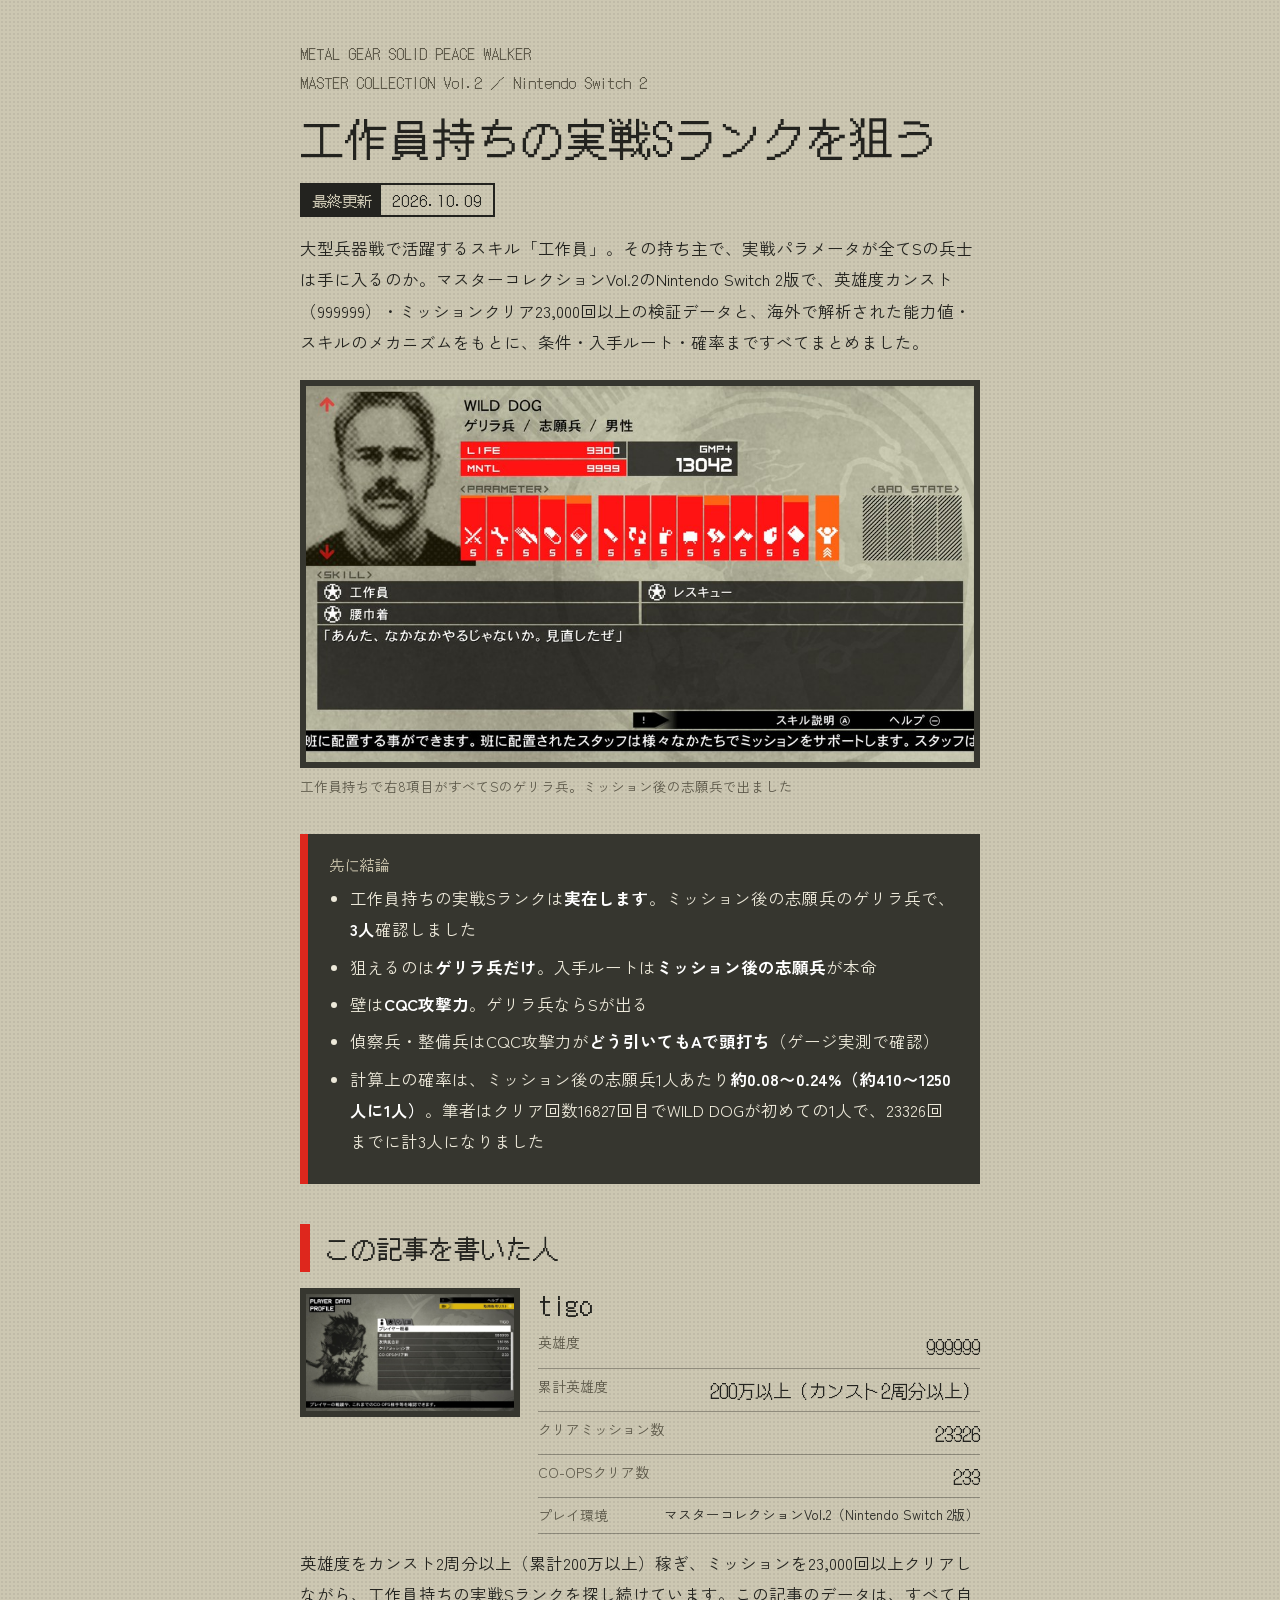
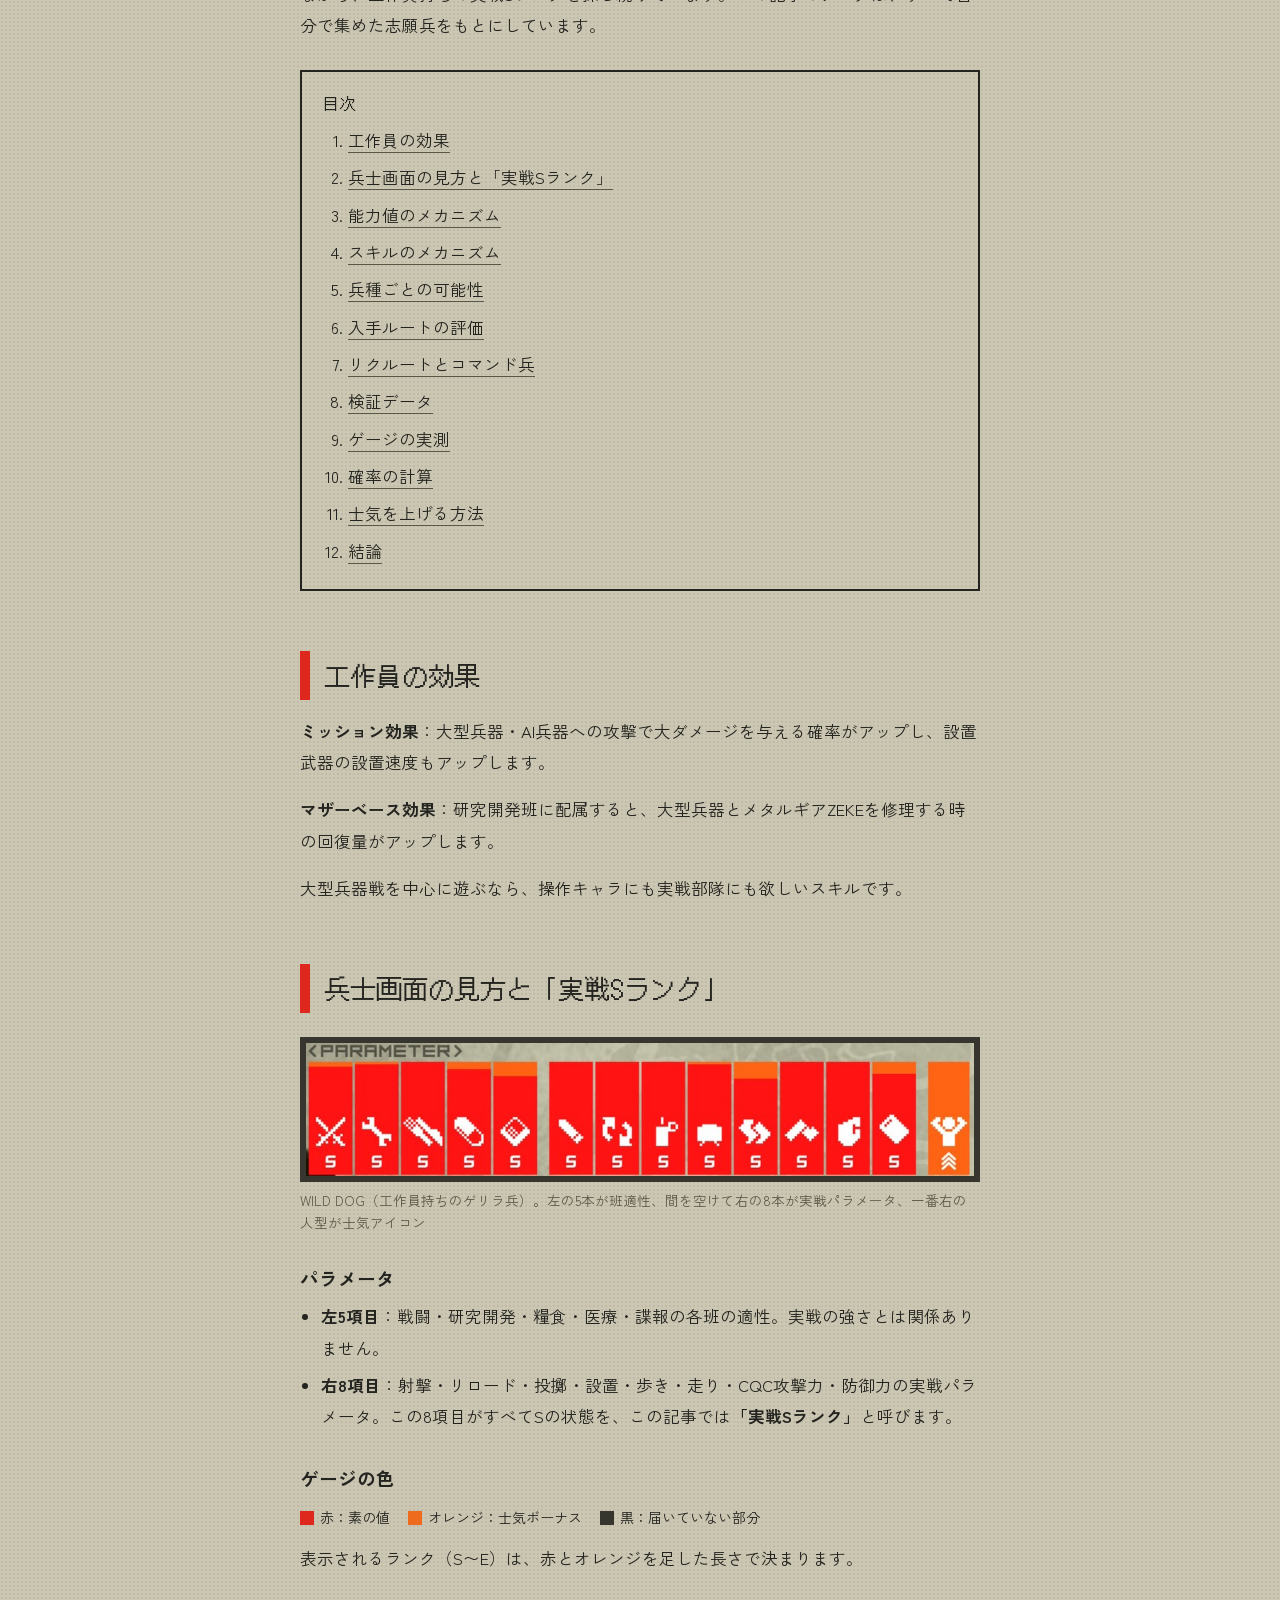
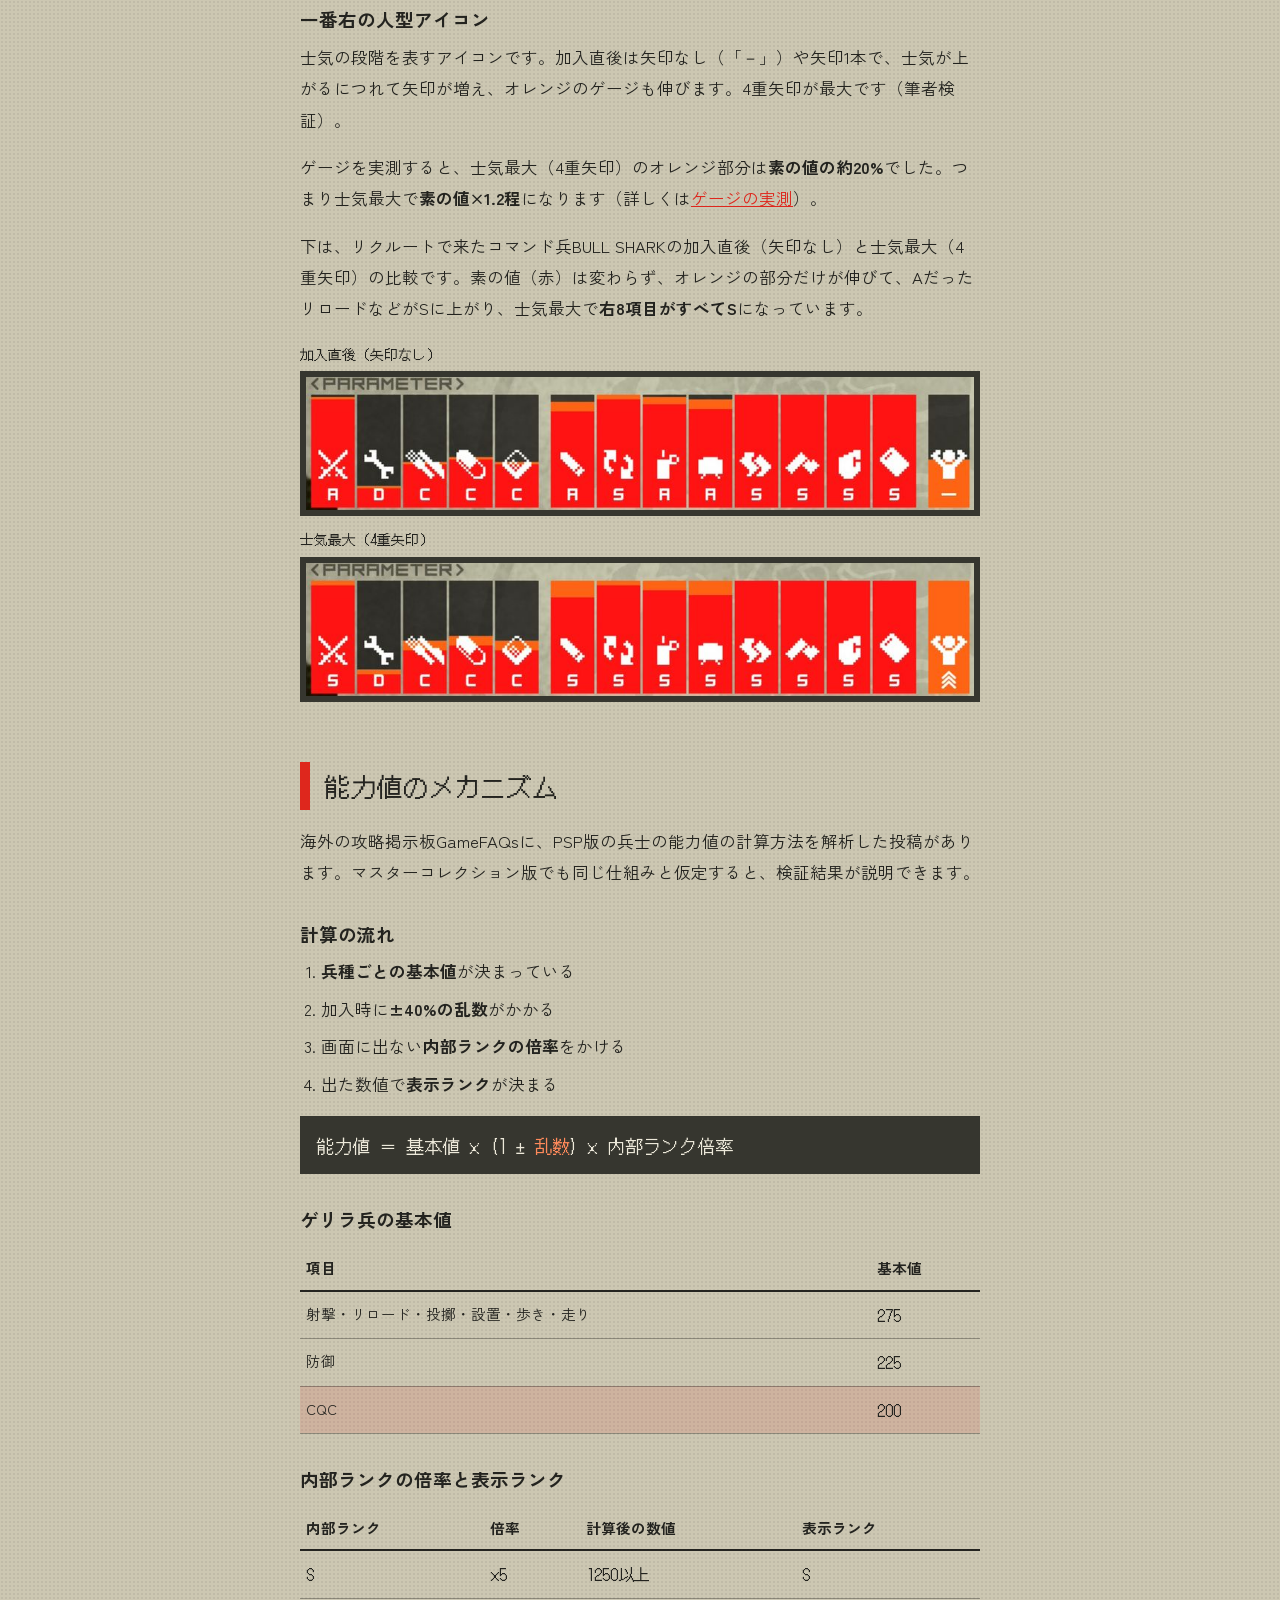
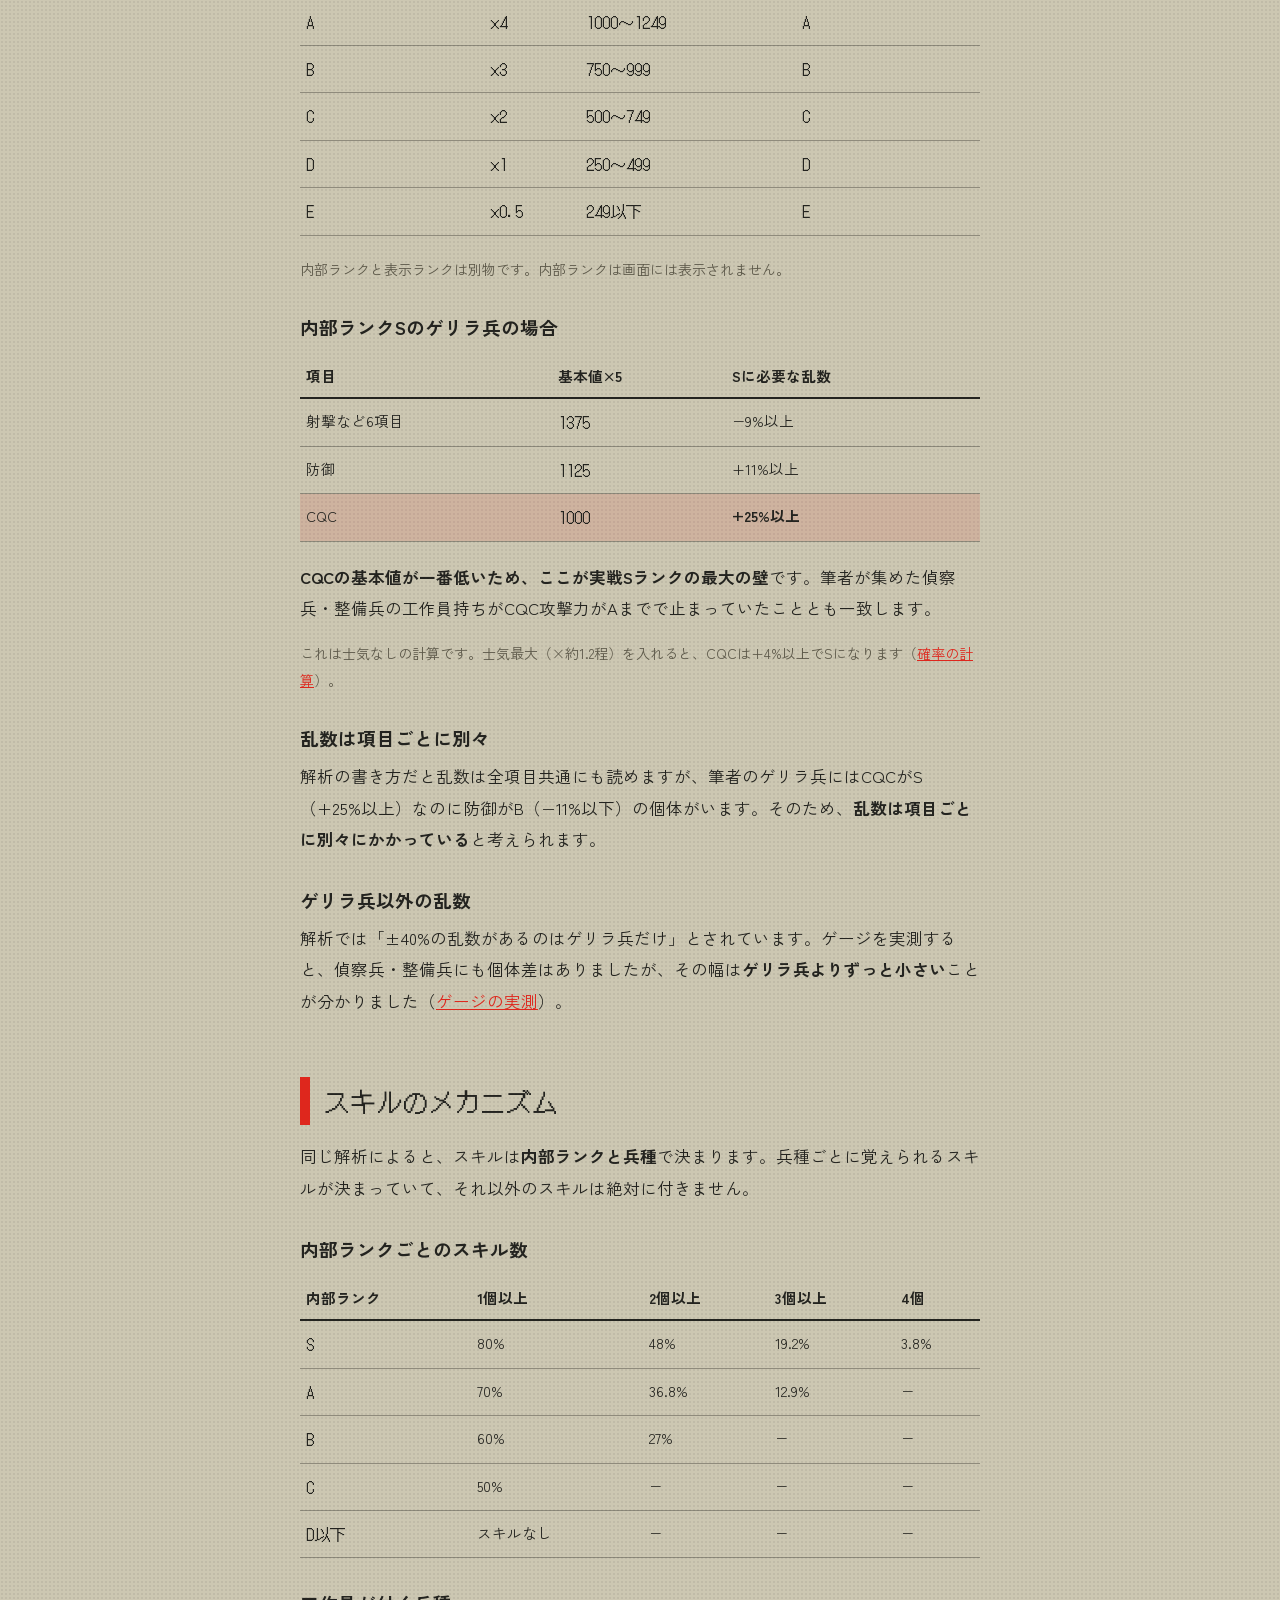
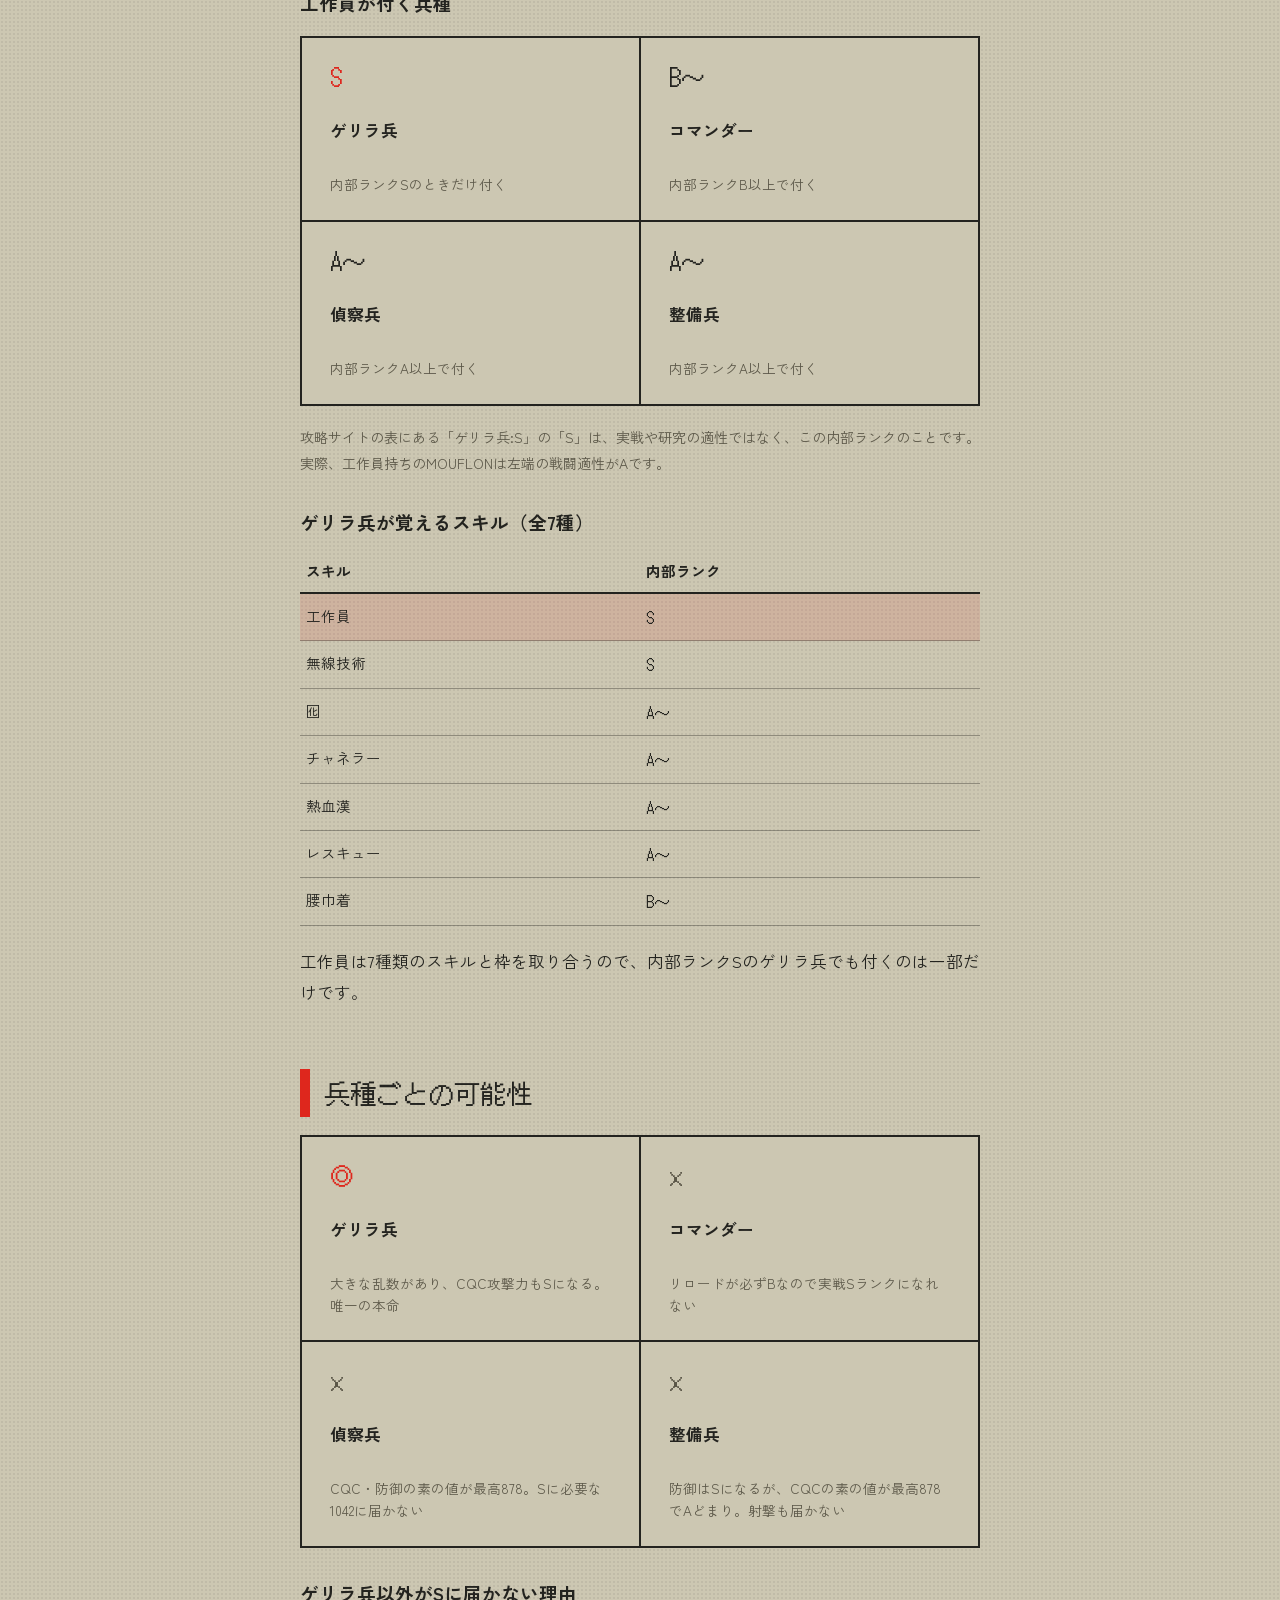
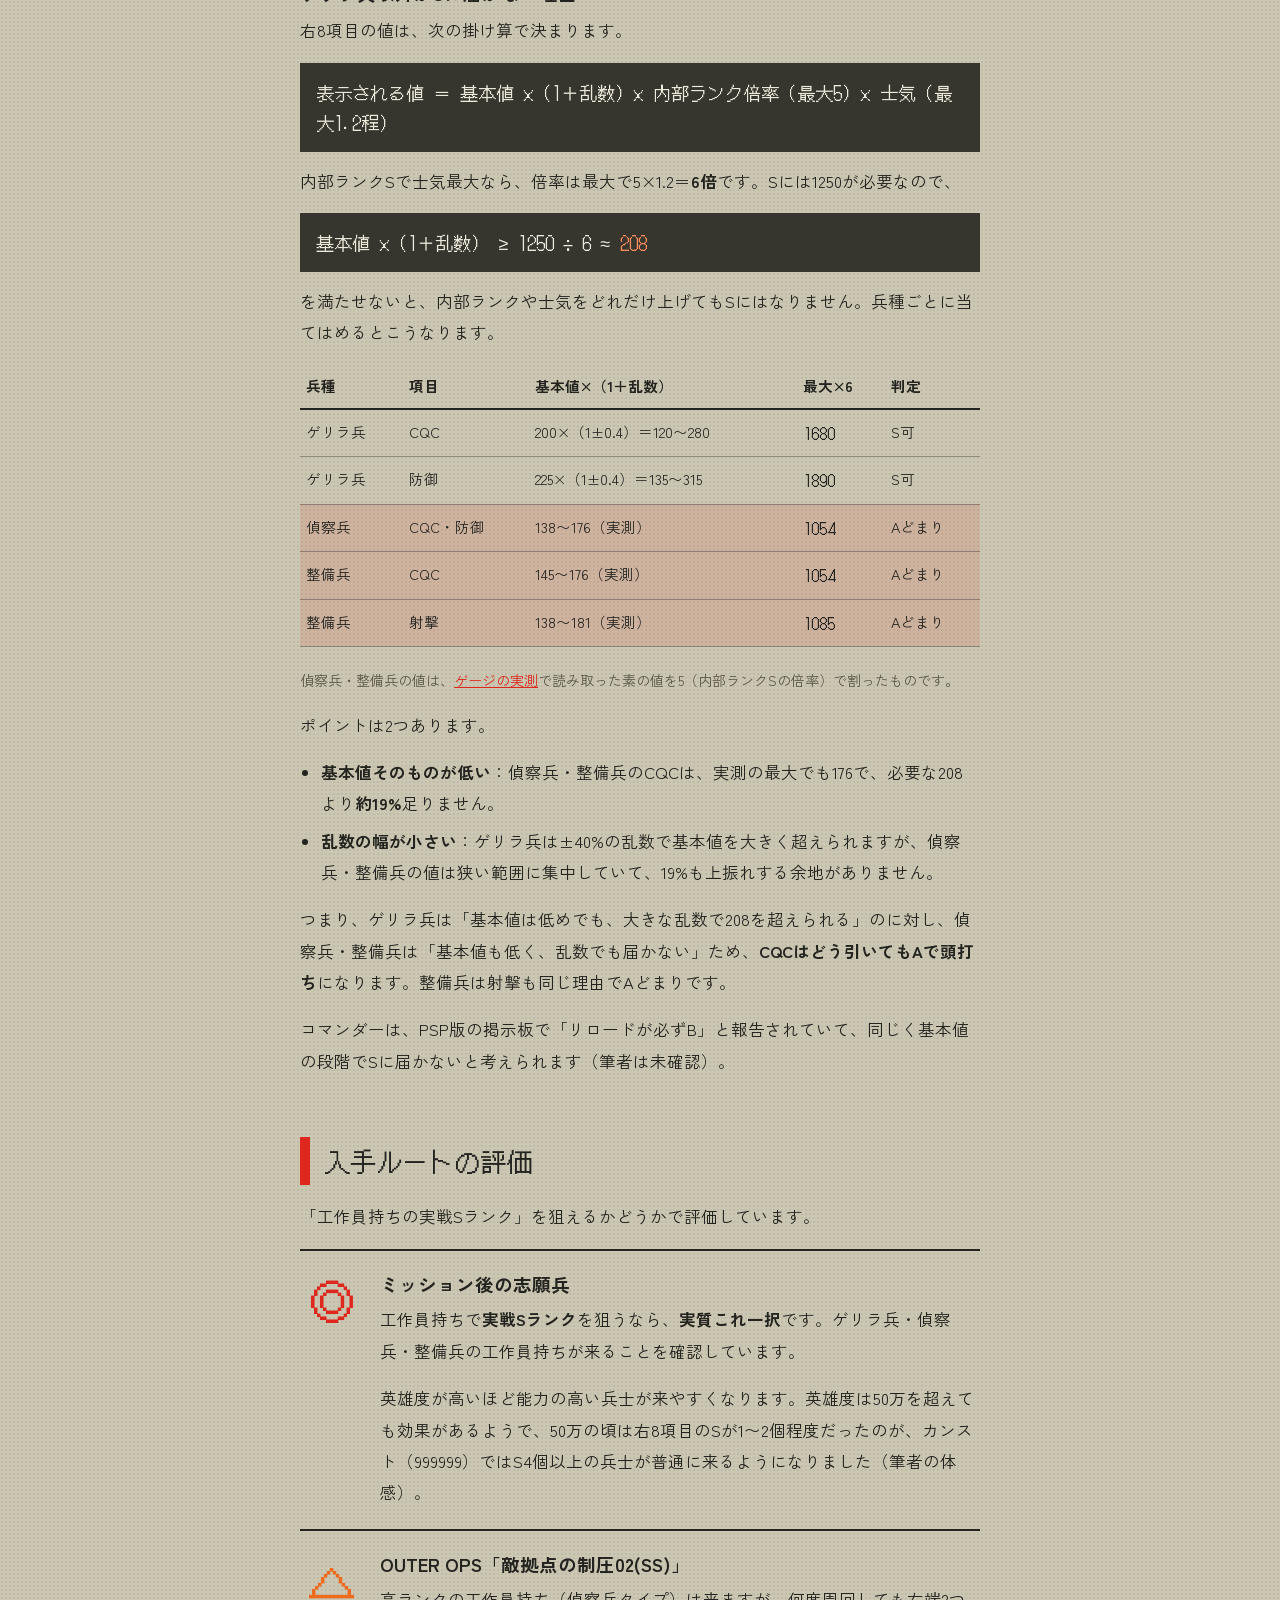
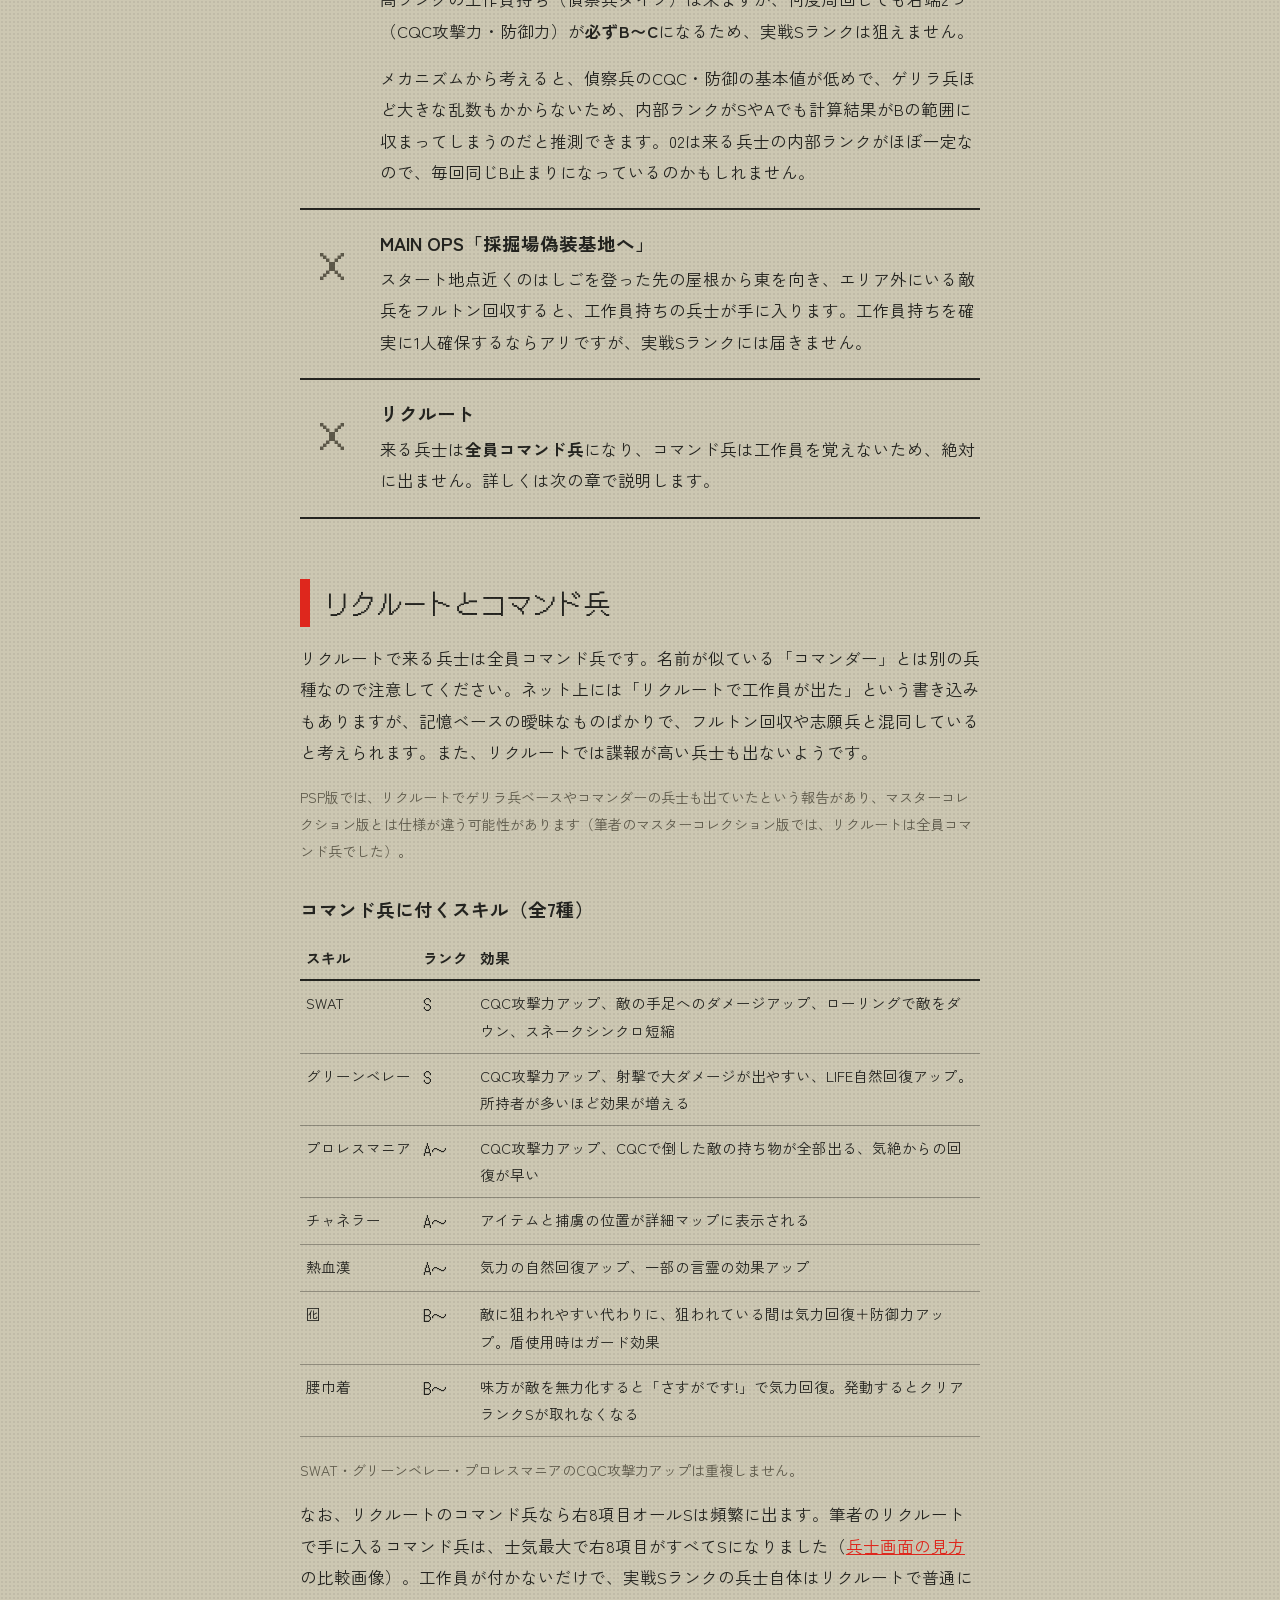
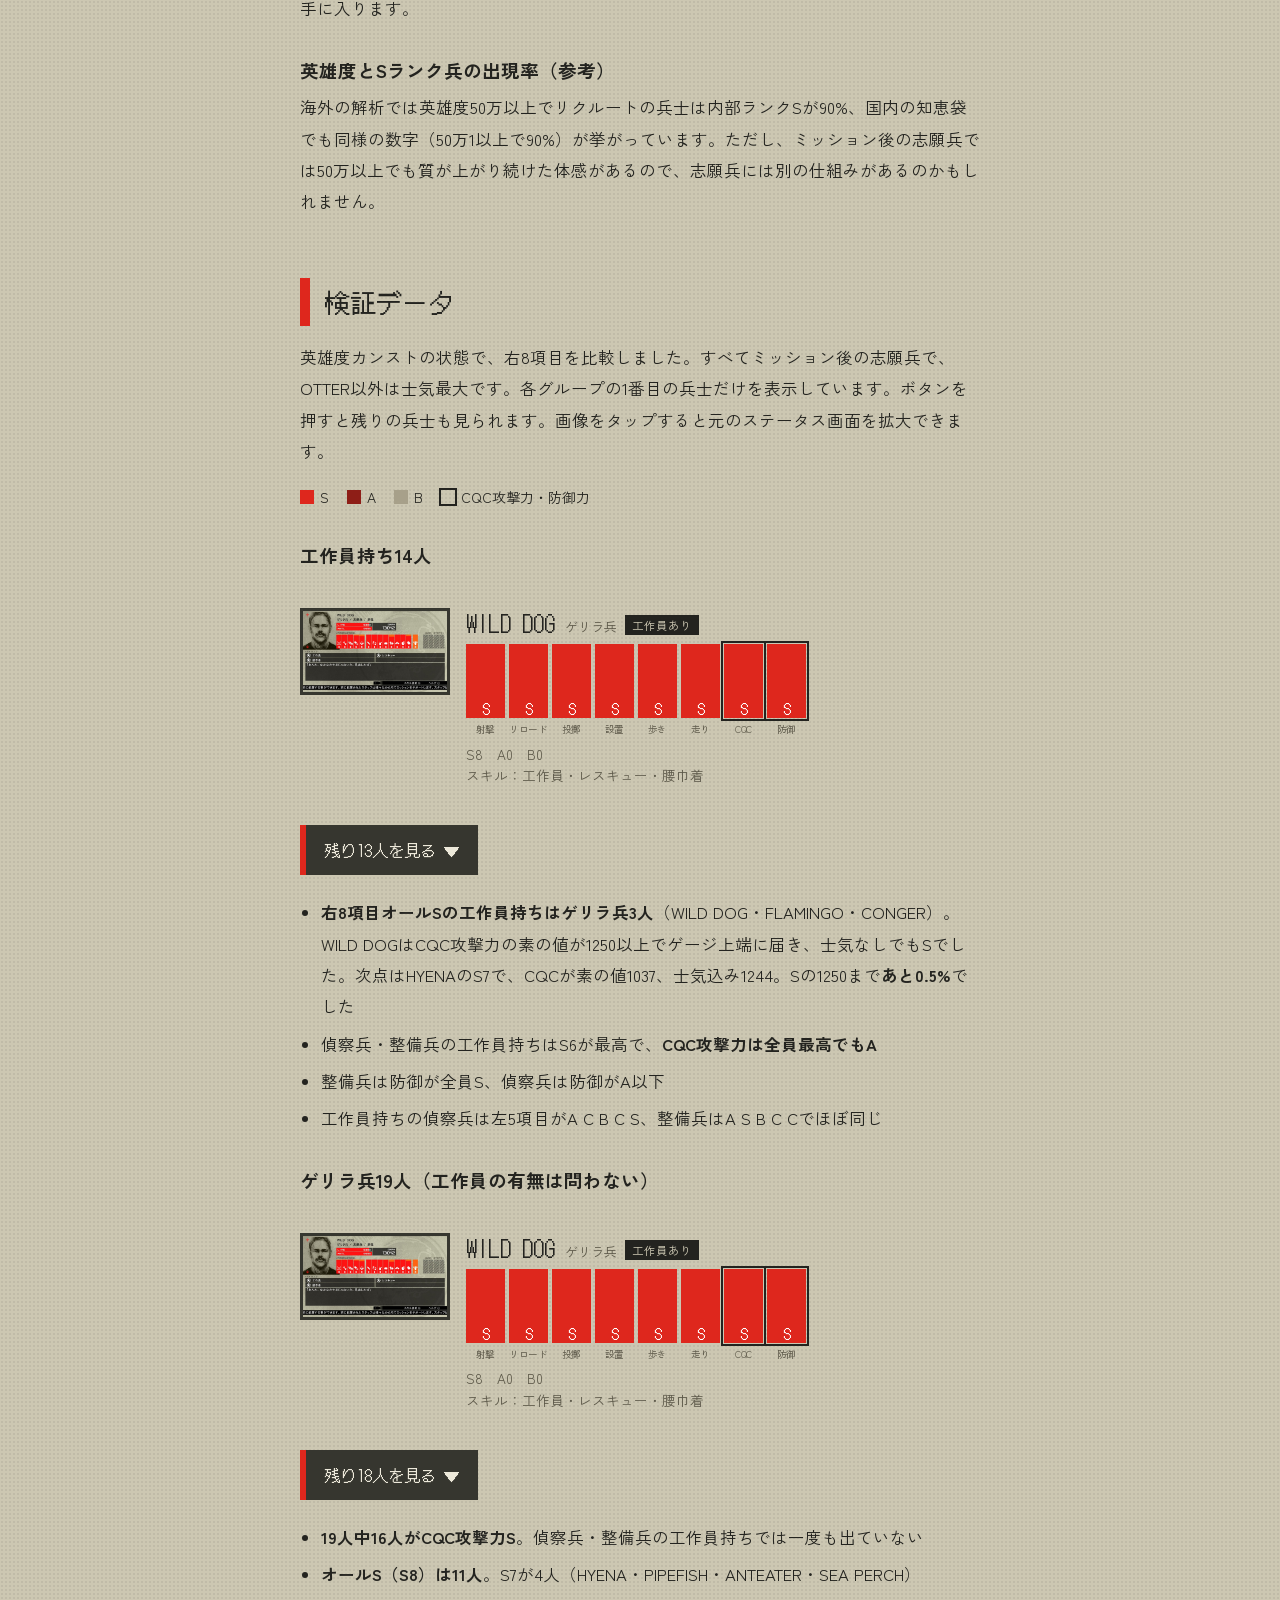
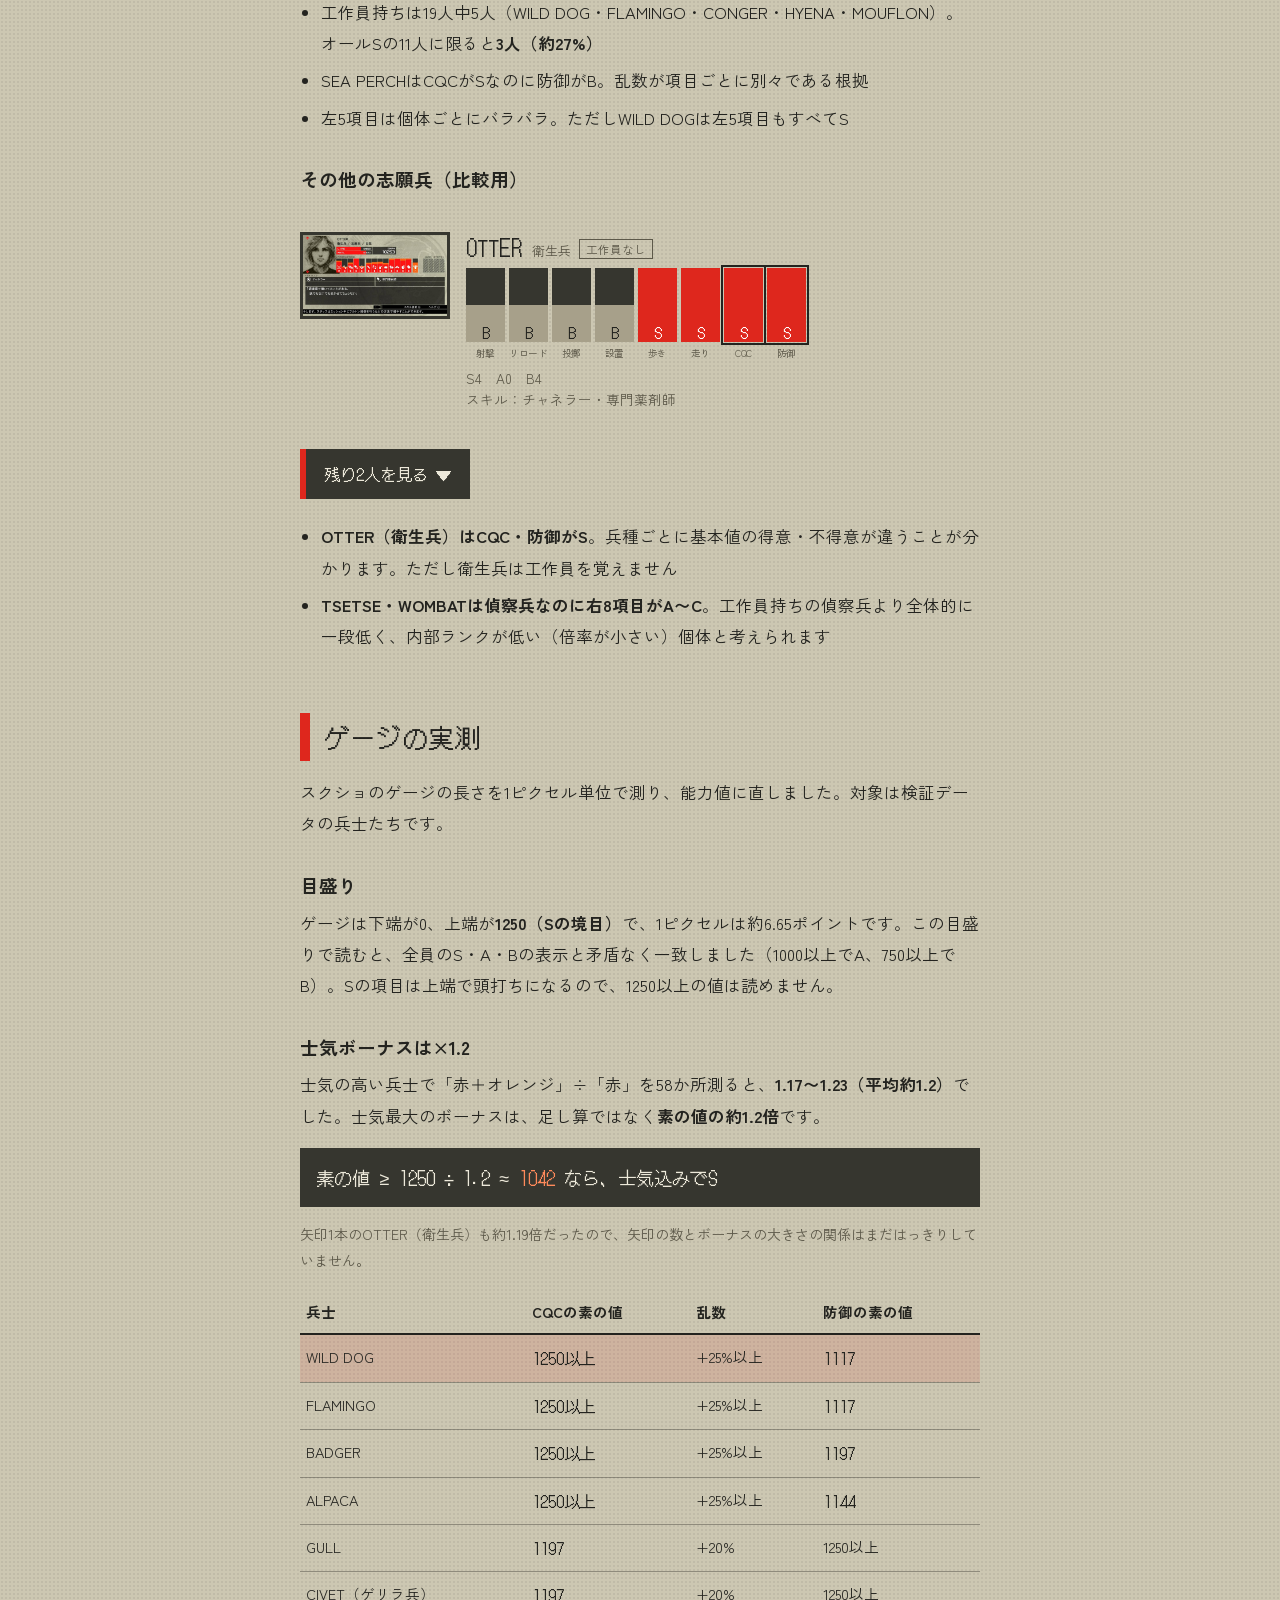
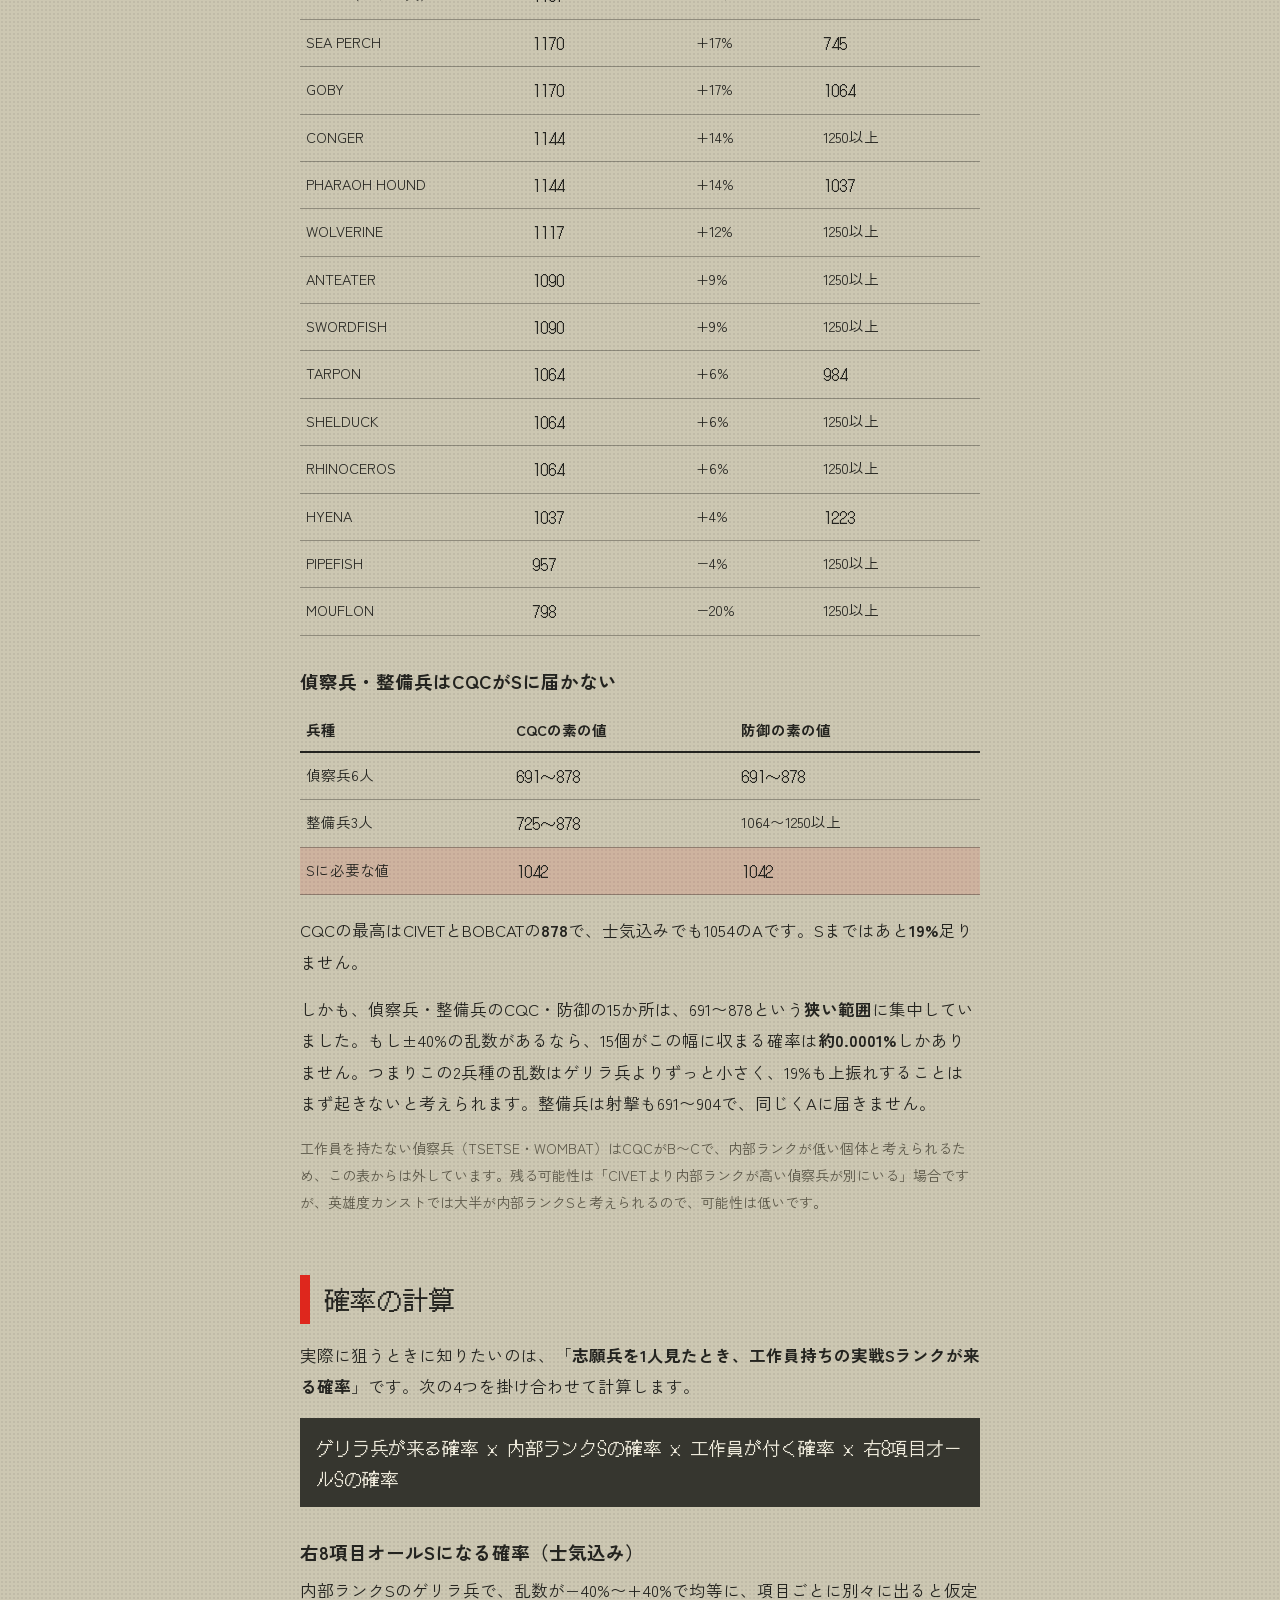
<file: index.html>
<!DOCTYPE html>
<html lang="ja">
<head>
<meta charset="utf-8">
<meta name="viewport" content="width=device-width, initial-scale=1">
<title>【ピースウォーカー】工作員持ちの実戦Sランク完全検証｜入手条件・能力値のメカニズム・確率【MGSPW マスターコレクション】</title>
<meta name="description" content="MGSPW（メタルギアソリッド ピースウォーカー マスターコレクションVol.2・Switch 2版）で、工作員持ちの実戦Sランク兵士は手に入るのか。英雄度カンスト・ミッションクリア23,000回以上の検証データと海外の解析をもとに、工作員が付く条件、入手ルート、能力値とスキルのメカニズム、確率まで詳しく解説します。">
<meta property="og:type" content="article">
<meta property="og:title" content="【ピースウォーカー】工作員持ちの実戦Sランク完全検証">
<meta property="og:description" content="工作員が付く条件、入手ルート、能力値とスキルのメカニズム、確率まで。マスターコレクションVol.2（Switch 2版）で、英雄度カンスト・ミッション23,000回以上の検証データをもとに解説。">
<meta property="og:site_name" content="tigo MGSPW">
<meta property="og:url" content="https://tigo-lui.github.io/">
<meta property="og:image" content="https://tigo-lui.github.io/img/wild-dog.jpg">
<meta name="twitter:card" content="summary_large_image">
<link rel="canonical" href="https://tigo-lui.github.io/">
<link rel="icon" href="favicon.ico" sizes="48x48">
<link rel="icon" type="image/png" sizes="192x192" href="img/icon-192.png">
<link rel="apple-touch-icon" href="img/apple-touch-icon.png">
<script type="application/ld+json">
{"@context":"https://schema.org","@type":"WebSite","name":"tigo MGSPW","alternateName":["tigoMGSPW","tigo-MGSPW"],"url":"https://tigo-lui.github.io/"}
</script>
<link rel="preconnect" href="https://fonts.googleapis.com">
<link rel="preconnect" href="https://fonts.gstatic.com" crossorigin>
<link href="https://fonts.googleapis.com/css2?family=DotGothic16&family=Zen+Kaku+Gothic+New:wght@400;700&display=swap" rel="stylesheet">
<link rel="stylesheet" href="css/style.css">
</head>
<body>
<div class="wrap">

<header class="hero">
  <p class="game">METAL GEAR SOLID PEACE WALKER<br><span style="white-space:nowrap">MASTER COLLECTION Vol.2</span> ／ <span style="white-space:nowrap">Nintendo Switch 2</span></p>
  <h1>工作員持ちの実戦Sランクを狙う</h1>
  <p class="updated"><span class="lbl">最終更新</span><time datetime="2026-10-09">2026.10.09</time></p>
  <p class="lead">大型兵器戦で活躍するスキル「工作員」。その持ち主で、実戦パラメータが全てSの兵士は手に入るのか。マスターコレクションVol.2のNintendo Switch 2版で、英雄度カンスト（999999）・ミッションクリア23,000回以上の検証データと、海外で解析された能力値・スキルのメカニズムをもとに、条件・入手ルート・確率まですべてまとめました。</p>
  <figure style="margin:0">
    <button class="frame" aria-label="WILD DOGのステータス画面を拡大"><img src="img/wild-dog.jpg" alt="WILD DOGのステータス画面。ゲリラ兵、工作員・レスキュー・腰巾着持ち、右8項目はすべてS"></button>
    <figcaption>工作員持ちで右8項目がすべてSのゲリラ兵。ミッション後の志願兵で出ました</figcaption>
  </figure>
</header>

<section class="answer" aria-labelledby="ans">
  <h2 id="ans">先に結論</h2>
  <ul>
    <li>工作員持ちの実戦Sランクは<strong>実在します</strong>。ミッション後の志願兵のゲリラ兵で、<strong>3人</strong>確認しました</li>
    <li>狙えるのは<strong>ゲリラ兵だけ</strong>。入手ルートは<strong>ミッション後の志願兵</strong>が本命</li>
    <li>壁は<strong>CQC攻撃力</strong>。ゲリラ兵ならSが出る</li>
    <li>偵察兵・整備兵はCQC攻撃力が<strong>どう引いてもAで頭打ち</strong>（ゲージ実測で確認）</li>
    <li>計算上の確率は、ミッション後の志願兵1人あたり<strong>約0.08〜0.24%（約410〜1250人に1人）</strong>。筆者はクリア回数16827回目でWILD DOGが初めての1人で、23326回までに計3人になりました</li>
  </ul>
</section>

<section class="author" aria-labelledby="au">
  <h2 id="au">この記事を書いた人</h2>
  <div class="author-body">
    <button class="frame" aria-label="プレイヤーデータを拡大"><img src="img/profile.jpg" alt="プレイヤーデータ。英雄度999999、クリアミッション数23326、CO-OPSクリア数233"></button>
    <div>
      <p class="au-name">tigo</p>
      <dl class="stats">
        <div><dt>英雄度</dt><dd>999999</dd></div>
        <div><dt>累計英雄度</dt><dd>200万以上（カンスト2周分以上）</dd></div>
        <div><dt>クリアミッション数</dt><dd>23326</dd></div>
        <div><dt>CO-OPSクリア数</dt><dd>233</dd></div>
        <div><dt>プレイ環境</dt><dd class="env">マスターコレクションVol.2（Nintendo Switch 2版）</dd></div>
      </dl>
    </div>
  </div>
  <p>英雄度をカンスト2周分以上（累計200万以上）稼ぎ、ミッションを23,000回以上クリアしながら、工作員持ちの実戦Sランクを探し続けています。この記事のデータは、すべて自分で集めた志願兵をもとにしています。</p>
</section>

<nav class="toc" aria-label="目次">
  <p>目次</p>
  <ol>
    <li><a href="#effect">工作員の効果</a></li>
    <li><a href="#screen">兵士画面の見方と「実戦Sランク」</a></li>
    <li><a href="#algo">能力値のメカニズム</a></li>
    <li><a href="#skill">スキルのメカニズム</a></li>
    <li><a href="#classes">兵種ごとの可能性</a></li>
    <li><a href="#routes">入手ルートの評価</a></li>
    <li><a href="#recruit">リクルートとコマンド兵</a></li>
    <li><a href="#data">検証データ</a></li>
    <li><a href="#measure">ゲージの実測</a></li>
    <li><a href="#prob">確率の計算</a></li>
    <li><a href="#morale">士気を上げる方法</a></li>
    <li><a href="#conclusion">結論</a></li>
  </ol>
</nav>

<section>
<h2 id="effect">工作員の効果</h2>
<p><strong>ミッション効果</strong>：大型兵器・AI兵器への攻撃で大ダメージを与える確率がアップし、設置武器の設置速度もアップします。</p>
<p><strong>マザーベース効果</strong>：研究開発班に配属すると、大型兵器とメタルギアZEKEを修理する時の回復量がアップします。</p>
<p>大型兵器戦を中心に遊ぶなら、操作キャラにも実戦部隊にも欲しいスキルです。</p>
</section>

<section>
<h2 id="screen">兵士画面の見方と「実戦Sランク」</h2>
<figure>
  <button class="frame" aria-label="WILD DOGのパラメータ部分を拡大"><img src="img/wild-dog-bars.jpg" alt="WILD DOGのパラメータ欄。左5項目も右8項目もすべてS"></button>
  <figcaption>WILD DOG（工作員持ちのゲリラ兵）。左の5本が班適性、間を空けて右の8本が実戦パラメータ、一番右の人型が士気アイコン</figcaption>
</figure>

<h3>パラメータ</h3>
<ul>
  <li><strong>左5項目</strong>：戦闘・研究開発・糧食・医療・諜報の各班の適性。実戦の強さとは関係ありません。</li>
  <li><strong>右8項目</strong>：射撃・リロード・投擲・設置・歩き・走り・CQC攻撃力・防御力の実戦パラメータ。この8項目がすべてSの状態を、この記事では<strong>「実戦Sランク」</strong>と呼びます。</li>
</ul>

<h3>ゲージの色</h3>
<div class="legend">
  <span><i class="sw" style="background:var(--red)"></i>赤：素の値</span>
  <span><i class="sw" style="background:var(--orange)"></i>オレンジ：士気ボーナス</span>
  <span><i class="sw" style="background:var(--panel)"></i>黒：届いていない部分</span>
</div>
<p>表示されるランク（S〜E）は、赤とオレンジを足した長さで決まります。</p>

<h3>一番右の人型アイコン</h3>
<p>士気の段階を表すアイコンです。加入直後は矢印なし（「－」）や矢印1本で、士気が上がるにつれて矢印が増え、オレンジのゲージも伸びます。4重矢印が最大です（筆者検証）。</p>
<p>ゲージを実測すると、士気最大（4重矢印）のオレンジ部分は<strong>素の値の約20%</strong>でした。つまり士気最大で<strong>素の値×1.2程</strong>になります（詳しくは<a href="#measure">ゲージの実測</a>）。</p>
<p>下は、リクルートで来たコマンド兵BULL SHARKの加入直後（矢印なし）と士気最大（4重矢印）の比較です。素の値（赤）は変わらず、オレンジの部分だけが伸びて、AだったリロードなどがSに上がり、士気最大で<strong>右8項目がすべてS</strong>になっています。</p>
<div class="pair">
  <figure style="margin:0">
    <div class="cap">加入直後（矢印なし）</div>
    <button class="frame" aria-label="BULL SHARK加入直後のパラメータを拡大"><img src="img/bullshark-bars-new.jpg" alt="BULL SHARK加入直後。右8項目はA S A A S S S S"></button>
  </figure>
  <figure style="margin:0">
    <div class="cap">士気最大（4重矢印）</div>
    <button class="frame" aria-label="BULL SHARK士気最大のパラメータを拡大"><img src="img/bullshark-bars-max.jpg" alt="BULL SHARK士気最大。右8項目はすべてS"></button>
  </figure>
</div>
</section>

<section>
<h2 id="algo">能力値のメカニズム</h2>
<p>海外の攻略掲示板GameFAQsに、PSP版の兵士の能力値の計算方法を解析した投稿があります。マスターコレクション版でも同じ仕組みと仮定すると、検証結果が説明できます。</p>

<h3>計算の流れ</h3>
<ol>
  <li><strong>兵種ごとの基本値</strong>が決まっている</li>
  <li>加入時に<strong>±40%の乱数</strong>がかかる</li>
  <li>画面に出ない<strong>内部ランクの倍率</strong>をかける</li>
  <li>出た数値で<strong>表示ランク</strong>が決まる</li>
</ol>
<div class="formula">能力値 ＝ 基本値 × (1 ± <span class="r">乱数</span>) × 内部ランク倍率</div>

<h3>ゲリラ兵の基本値</h3>
<div class="tbl-wrap"><table class="tbl">
  <thead><tr><th>項目</th><th>基本値</th></tr></thead>
  <tbody>
    <tr><td>射撃・リロード・投擲・設置・歩き・走り</td><td class="num">275</td></tr>
    <tr><td>防御</td><td class="num">225</td></tr>
    <tr class="hl"><td>CQC</td><td class="num">200</td></tr>
  </tbody>
</table></div>

<h3>内部ランクの倍率と表示ランク</h3>
<div class="tbl-wrap"><table class="tbl">
  <thead><tr><th>内部ランク</th><th>倍率</th><th>計算後の数値</th><th>表示ランク</th></tr></thead>
  <tbody>
    <tr><td class="num">S</td><td class="num">×5</td><td class="num">1250以上</td><td class="num">S</td></tr>
    <tr><td class="num">A</td><td class="num">×4</td><td class="num">1000〜1249</td><td class="num">A</td></tr>
    <tr><td class="num">B</td><td class="num">×3</td><td class="num">750〜999</td><td class="num">B</td></tr>
    <tr><td class="num">C</td><td class="num">×2</td><td class="num">500〜749</td><td class="num">C</td></tr>
    <tr><td class="num">D</td><td class="num">×1</td><td class="num">250〜499</td><td class="num">D</td></tr>
    <tr><td class="num">E</td><td class="num">×0.5</td><td class="num">249以下</td><td class="num">E</td></tr>
  </tbody>
</table></div>
<p class="note">内部ランクと表示ランクは別物です。内部ランクは画面には表示されません。</p>

<h3>内部ランクSのゲリラ兵の場合</h3>
<div class="tbl-wrap"><table class="tbl">
  <thead><tr><th>項目</th><th>基本値×5</th><th>Sに必要な乱数</th></tr></thead>
  <tbody>
    <tr><td>射撃など6項目</td><td class="num">1375</td><td>−9%以上</td></tr>
    <tr><td>防御</td><td class="num">1125</td><td>+11%以上</td></tr>
    <tr class="hl"><td>CQC</td><td class="num">1000</td><td><strong>+25%以上</strong></td></tr>
  </tbody>
</table></div>
<p><strong>CQCの基本値が一番低いため、ここが実戦Sランクの最大の壁</strong>です。筆者が集めた偵察兵・整備兵の工作員持ちがCQC攻撃力がAまでで止まっていたこととも一致します。</p>
<p class="note">これは士気なしの計算です。士気最大（×約1.2程）を入れると、CQCは+4%以上でSになります（<a href="#prob">確率の計算</a>）。</p>

<h3>乱数は項目ごとに別々</h3>
<p>解析の書き方だと乱数は全項目共通にも読めますが、筆者のゲリラ兵にはCQCがS（+25%以上）なのに防御がB（−11%以下）の個体がいます。そのため、<strong>乱数は項目ごとに別々にかかっている</strong>と考えられます。</p>

<h3>ゲリラ兵以外の乱数</h3>
<p>解析では「±40%の乱数があるのはゲリラ兵だけ」とされています。ゲージを実測すると、偵察兵・整備兵にも個体差はありましたが、その幅は<strong>ゲリラ兵よりずっと小さい</strong>ことが分かりました（<a href="#measure">ゲージの実測</a>）。</p>
</section>

<section>
<h2 id="skill">スキルのメカニズム</h2>
<p>同じ解析によると、スキルは<strong>内部ランクと兵種</strong>で決まります。兵種ごとに覚えられるスキルが決まっていて、それ以外のスキルは絶対に付きません。</p>

<h3>内部ランクごとのスキル数</h3>
<div class="tbl-wrap"><table class="tbl">
  <thead><tr><th>内部ランク</th><th>1個以上</th><th>2個以上</th><th>3個以上</th><th>4個</th></tr></thead>
  <tbody>
    <tr><td class="num">S</td><td>80%</td><td>48%</td><td>19.2%</td><td>3.8%</td></tr>
    <tr><td class="num">A</td><td>70%</td><td>36.8%</td><td>12.9%</td><td>−</td></tr>
    <tr><td class="num">B</td><td>60%</td><td>27%</td><td>−</td><td>−</td></tr>
    <tr><td class="num">C</td><td>50%</td><td>−</td><td>−</td><td>−</td></tr>
    <tr><td class="num">D以下</td><td>スキルなし</td><td>−</td><td>−</td><td>−</td></tr>
  </tbody>
</table></div>

<h3>工作員が付く兵種</h3>
<div class="classes">
  <div><div class="rank ok">S</div><div class="cls">ゲリラ兵</div><div class="desc">内部ランクSのときだけ付く</div></div>
  <div><div class="rank">B〜</div><div class="cls">コマンダー</div><div class="desc">内部ランクB以上で付く</div></div>
  <div><div class="rank">A〜</div><div class="cls">偵察兵</div><div class="desc">内部ランクA以上で付く</div></div>
  <div><div class="rank">A〜</div><div class="cls">整備兵</div><div class="desc">内部ランクA以上で付く</div></div>
</div>
<p class="note">攻略サイトの表にある「ゲリラ兵:S」の「S」は、実戦や研究の適性ではなく、この内部ランクのことです。実際、工作員持ちのMOUFLONは左端の戦闘適性がAです。</p>

<h3>ゲリラ兵が覚えるスキル（全7種）</h3>
<div class="tbl-wrap"><table class="tbl">
  <thead><tr><th>スキル</th><th>内部ランク</th></tr></thead>
  <tbody>
    <tr class="hl"><td>工作員</td><td class="num">S</td></tr>
    <tr><td>無線技術</td><td class="num">S</td></tr>
    <tr><td>囮</td><td class="num">A〜</td></tr>
    <tr><td>チャネラー</td><td class="num">A〜</td></tr>
    <tr><td>熱血漢</td><td class="num">A〜</td></tr>
    <tr><td>レスキュー</td><td class="num">A〜</td></tr>
    <tr><td>腰巾着</td><td class="num">B〜</td></tr>
  </tbody>
</table></div>
<p>工作員は7種類のスキルと枠を取り合うので、内部ランクSのゲリラ兵でも付くのは一部だけです。</p>
</section>

<section>
<h2 id="classes">兵種ごとの可能性</h2>
<div class="classes">
  <div><div class="rank ok">◎</div><div class="cls">ゲリラ兵</div><div class="desc">大きな乱数があり、CQC攻撃力もSになる。唯一の本命</div></div>
  <div><div class="rank ng">×</div><div class="cls">コマンダー</div><div class="desc">リロードが必ずBなので実戦Sランクになれない</div></div>
  <div><div class="rank ng">×</div><div class="cls">偵察兵</div><div class="desc">CQC・防御の素の値が最高878。Sに必要な1042に届かない</div></div>
  <div><div class="rank ng">×</div><div class="cls">整備兵</div><div class="desc">防御はSになるが、CQCの素の値が最高878でAどまり。射撃も届かない</div></div>
</div>

<h3>ゲリラ兵以外がSに届かない理由</h3>
<p>右8項目の値は、次の掛け算で決まります。</p>
<div class="formula">表示される値 ＝ 基本値 ×（1＋乱数）× 内部ランク倍率（最大5）× 士気（最大1.2程）</div>
<p>内部ランクSで士気最大なら、倍率は最大で5×1.2＝<strong>6倍</strong>です。Sには1250が必要なので、</p>
<div class="formula">基本値 ×（1＋乱数） ≥ 1250 ÷ 6 ≈ <span class="r">208</span></div>
<p>を満たせないと、内部ランクや士気をどれだけ上げてもSにはなりません。兵種ごとに当てはめるとこうなります。</p>
<div class="tbl-wrap"><table class="tbl">
  <thead><tr><th>兵種</th><th>項目</th><th>基本値×（1＋乱数）</th><th>最大×6</th><th>判定</th></tr></thead>
  <tbody>
    <tr><td>ゲリラ兵</td><td>CQC</td><td>200×（1±0.4）＝120〜280</td><td class="num">1680</td><td>S可</td></tr>
    <tr><td>ゲリラ兵</td><td>防御</td><td>225×（1±0.4）＝135〜315</td><td class="num">1890</td><td>S可</td></tr>
    <tr class="hl"><td>偵察兵</td><td>CQC・防御</td><td>138〜176（実測）</td><td class="num">1054</td><td>Aどまり</td></tr>
    <tr class="hl"><td>整備兵</td><td>CQC</td><td>145〜176（実測）</td><td class="num">1054</td><td>Aどまり</td></tr>
    <tr class="hl"><td>整備兵</td><td>射撃</td><td>138〜181（実測）</td><td class="num">1085</td><td>Aどまり</td></tr>
  </tbody>
</table></div>
<p class="note">偵察兵・整備兵の値は、<a href="#measure">ゲージの実測</a>で読み取った素の値を5（内部ランクSの倍率）で割ったものです。</p>
<p>ポイントは2つあります。</p>
<ul>
  <li><strong>基本値そのものが低い</strong>：偵察兵・整備兵のCQCは、実測の最大でも176で、必要な208より<strong>約19%</strong>足りません。</li>
  <li><strong>乱数の幅が小さい</strong>：ゲリラ兵は±40%の乱数で基本値を大きく超えられますが、偵察兵・整備兵の値は狭い範囲に集中していて、19%も上振れする余地がありません。</li>
</ul>
<p>つまり、ゲリラ兵は「基本値は低めでも、大きな乱数で208を超えられる」のに対し、偵察兵・整備兵は「基本値も低く、乱数でも届かない」ため、<strong>CQCはどう引いてもAで頭打ち</strong>になります。整備兵は射撃も同じ理由でAどまりです。</p>
<p>コマンダーは、PSP版の掲示板で「リロードが必ずB」と報告されていて、同じく基本値の段階でSに届かないと考えられます（筆者は未確認）。</p>
</section>

<section>
<h2 id="routes">入手ルートの評価</h2>
<p>「工作員持ちの実戦Sランク」を狙えるかどうかで評価しています。</p>

<div class="route">
  <div class="mark good" aria-label="有効">◎</div>
  <div>
    <h3>ミッション後の志願兵</h3>
    <p>工作員持ちで<strong>実戦Sランク</strong>を狙うなら、<strong>実質これ一択</strong>です。ゲリラ兵・偵察兵・整備兵の工作員持ちが来ることを確認しています。</p>
    <p>英雄度が高いほど能力の高い兵士が来やすくなります。英雄度は50万を超えても効果があるようで、50万の頃は右8項目のSが1〜2個程度だったのが、カンスト（999999）ではS4個以上の兵士が普通に来るようになりました（筆者の体感）。</p>
  </div>
</div>

<div class="route">
  <div class="mark mid" aria-label="条件付き">△</div>
  <div>
    <h3>OUTER OPS「敵拠点の制圧02(SS)」</h3>
    <p>高ランクの工作員持ち（偵察兵タイプ）は来ますが、何度周回しても右端2つ（CQC攻撃力・防御力）が<strong>必ずB〜C</strong>になるため、実戦Sランクは狙えません。</p>
    <p>メカニズムから考えると、偵察兵のCQC・防御の基本値が低めで、ゲリラ兵ほど大きな乱数もかからないため、内部ランクがSやAでも計算結果がBの範囲に収まってしまうのだと推測できます。02は来る兵士の内部ランクがほぼ一定なので、毎回同じB止まりになっているのかもしれません。</p>
  </div>
</div>

<div class="route">
  <div class="mark bad" aria-label="対象外">×</div>
  <div>
    <h3>MAIN OPS「採掘場偽装基地へ」</h3>
    <p>スタート地点近くのはしごを登った先の屋根から東を向き、エリア外にいる敵兵をフルトン回収すると、工作員持ちの兵士が手に入ります。工作員持ちを確実に1人確保するならアリですが、実戦Sランクには届きません。</p>
  </div>
</div>

<div class="route last">
  <div class="mark bad" aria-label="対象外">×</div>
  <div>
    <h3>リクルート</h3>
    <p>来る兵士は<strong>全員コマンド兵</strong>になり、コマンド兵は工作員を覚えないため、絶対に出ません。詳しくは次の章で説明します。</p>
  </div>
</div>
</section>

<section>
<h2 id="recruit">リクルートとコマンド兵</h2>
<p>リクルートで来る兵士は全員コマンド兵です。名前が似ている「コマンダー」とは別の兵種なので注意してください。ネット上には「リクルートで工作員が出た」という書き込みもありますが、記憶ベースの曖昧なものばかりで、フルトン回収や志願兵と混同していると考えられます。また、リクルートでは諜報が高い兵士も出ないようです。</p>
<p class="note">PSP版では、リクルートでゲリラ兵ベースやコマンダーの兵士も出ていたという報告があり、マスターコレクション版とは仕様が違う可能性があります（筆者のマスターコレクション版では、リクルートは全員コマンド兵でした）。</p>

<h3>コマンド兵に付くスキル（全7種）</h3>
<div class="tbl-wrap"><table class="tbl">
  <thead><tr><th>スキル</th><th>ランク</th><th>効果</th></tr></thead>
  <tbody>
    <tr><td>SWAT</td><td class="num">S</td><td>CQC攻撃力アップ、敵の手足へのダメージアップ、ローリングで敵をダウン、スネークシンクロ短縮</td></tr>
    <tr><td>グリーンベレー</td><td class="num">S</td><td>CQC攻撃力アップ、射撃で大ダメージが出やすい、LIFE自然回復アップ。所持者が多いほど効果が増える</td></tr>
    <tr><td>プロレスマニア</td><td class="num">A〜</td><td>CQC攻撃力アップ、CQCで倒した敵の持ち物が全部出る、気絶からの回復が早い</td></tr>
    <tr><td>チャネラー</td><td class="num">A〜</td><td>アイテムと捕虜の位置が詳細マップに表示される</td></tr>
    <tr><td>熱血漢</td><td class="num">A〜</td><td>気力の自然回復アップ、一部の言霊の効果アップ</td></tr>
    <tr><td>囮</td><td class="num">B〜</td><td>敵に狙われやすい代わりに、狙われている間は気力回復＋防御力アップ。盾使用時はガード効果</td></tr>
    <tr><td>腰巾着</td><td class="num">B〜</td><td>味方が敵を無力化すると「さすがです!」で気力回復。発動するとクリアランクSが取れなくなる</td></tr>
  </tbody>
</table></div>
<p class="note">SWAT・グリーンベレー・プロレスマニアのCQC攻撃力アップは重複しません。</p>
<p>なお、リクルートのコマンド兵なら右8項目オールSは頻繁に出ます。筆者のリクルートで手に入るコマンド兵は、士気最大で右8項目がすべてSになりました（<a href="#screen">兵士画面の見方</a>の比較画像）。工作員が付かないだけで、実戦Sランクの兵士自体はリクルートで普通に手に入ります。</p>

<h3>英雄度とSランク兵の出現率（参考）</h3>
<p>海外の解析では英雄度50万以上でリクルートの兵士は内部ランクSが90%、国内の知恵袋でも同様の数字（50万1以上で90%）が挙がっています。ただし、ミッション後の志願兵では50万以上でも質が上がり続けた体感があるので、志願兵には別の仕組みがあるのかもしれません。</p>
</section>

<section>
<h2 id="data">検証データ</h2>
<p>英雄度カンストの状態で、右8項目を比較しました。すべてミッション後の志願兵で、OTTER以外は士気最大です。各グループの1番目の兵士だけを表示しています。ボタンを押すと残りの兵士も見られます。画像をタップすると元のステータス画面を拡大できます。</p>
<div class="legend">
  <span><i class="sw" style="background:var(--red)"></i>S</span>
  <span><i class="sw" style="background:var(--a)"></i>A</span>
  <span><i class="sw" style="background:var(--b)"></i>B</span>
  <span><i class="sw" style="outline:2px solid var(--ink);background:transparent"></i>CQC攻撃力・防御力</span>
</div>

<h3>工作員持ち14人</h3>
<div class="roster">
<article class="soldier">
  <button class="thumb" aria-label="WILD DOGのステータス画面を拡大"><img src="img/wild-dog.jpg" alt="WILD DOGのステータス画面" loading="lazy"></button>
  <div class="s-body">
    <h3 class="s-name">WILD DOG<span>ゲリラ兵</span><span class="tag on">工作員あり</span></h3>
    <div class="bars" role="img" aria-label="実戦パラメータ：S S S S S S S S"><span class="bar rS" style="--h:100%"><i></i><b>S</b></span><span class="bar rS" style="--h:100%"><i></i><b>S</b></span><span class="bar rS" style="--h:100%"><i></i><b>S</b></span><span class="bar rS" style="--h:100%"><i></i><b>S</b></span><span class="bar rS" style="--h:100%"><i></i><b>S</b></span><span class="bar rS" style="--h:100%"><i></i><b>S</b></span><span class="bar rS key" style="--h:100%"><i></i><b>S</b></span><span class="bar rS key" style="--h:100%"><i></i><b>S</b></span></div>
    <div class="bar-labels" aria-hidden="true"><span>射撃</span><span>リロード</span><span>投擲</span><span>設置</span><span>歩き</span><span>走り</span><span>CQC</span><span>防御</span></div>
    <p class="s-meta">S8　A0　B0<br>スキル：工作員・レスキュー・腰巾着</p>
  </div>
</article>
</div>
<details class="more">
<summary><span class="open-t">残り13人を見る</span><span class="close-t">閉じる</span></summary>
<div class="roster">
<article class="soldier">
  <button class="thumb" aria-label="FLAMINGOのステータス画面を拡大"><img src="img/flamingo.jpg" alt="FLAMINGOのステータス画面" loading="lazy"></button>
  <div class="s-body">
    <h3 class="s-name">FLAMINGO<span>ゲリラ兵</span><span class="tag on">工作員あり</span></h3>
    <div class="bars" role="img" aria-label="実戦パラメータ：S S S S S S S S"><span class="bar rS" style="--h:100%"><i></i><b>S</b></span><span class="bar rS" style="--h:100%"><i></i><b>S</b></span><span class="bar rS" style="--h:100%"><i></i><b>S</b></span><span class="bar rS" style="--h:100%"><i></i><b>S</b></span><span class="bar rS" style="--h:100%"><i></i><b>S</b></span><span class="bar rS" style="--h:100%"><i></i><b>S</b></span><span class="bar rS key" style="--h:100%"><i></i><b>S</b></span><span class="bar rS key" style="--h:100%"><i></i><b>S</b></span></div>
    <div class="bar-labels" aria-hidden="true"><span>射撃</span><span>リロード</span><span>投擲</span><span>設置</span><span>歩き</span><span>走り</span><span>CQC</span><span>防御</span></div>
    <p class="s-meta">S8　A0　B0<br>スキル：工作員・レスキュー・腰巾着</p>
  </div>
</article>
<article class="soldier">
  <button class="thumb" aria-label="CONGERのステータス画面を拡大"><img src="img/conger.jpg" alt="CONGERのステータス画面" loading="lazy"></button>
  <div class="s-body">
    <h3 class="s-name">CONGER<span>ゲリラ兵</span><span class="tag on">工作員あり</span></h3>
    <div class="bars" role="img" aria-label="実戦パラメータ：S S S S S S S S"><span class="bar rS" style="--h:100%"><i></i><b>S</b></span><span class="bar rS" style="--h:100%"><i></i><b>S</b></span><span class="bar rS" style="--h:100%"><i></i><b>S</b></span><span class="bar rS" style="--h:100%"><i></i><b>S</b></span><span class="bar rS" style="--h:100%"><i></i><b>S</b></span><span class="bar rS" style="--h:100%"><i></i><b>S</b></span><span class="bar rS key" style="--h:100%"><i></i><b>S</b></span><span class="bar rS key" style="--h:100%"><i></i><b>S</b></span></div>
    <div class="bar-labels" aria-hidden="true"><span>射撃</span><span>リロード</span><span>投擲</span><span>設置</span><span>歩き</span><span>走り</span><span>CQC</span><span>防御</span></div>
    <p class="s-meta">S8　A0　B0<br>スキル：工作員・囮・腰巾着</p>
  </div>
</article>
<article class="soldier">
  <button class="thumb" aria-label="HYENAのステータス画面を拡大"><img src="img/hyena.jpg" alt="HYENAのステータス画面" loading="lazy"></button>
  <div class="s-body">
    <h3 class="s-name">HYENA<span>ゲリラ兵</span><span class="tag on">工作員あり</span></h3>
    <div class="bars" role="img" aria-label="実戦パラメータ：S S S S S S A S"><span class="bar rS" style="--h:100%"><i></i><b>S</b></span><span class="bar rS" style="--h:100%"><i></i><b>S</b></span><span class="bar rS" style="--h:100%"><i></i><b>S</b></span><span class="bar rS" style="--h:100%"><i></i><b>S</b></span><span class="bar rS" style="--h:100%"><i></i><b>S</b></span><span class="bar rS" style="--h:100%"><i></i><b>S</b></span><span class="bar rA key" style="--h:74%"><i></i><b>A</b></span><span class="bar rS key" style="--h:100%"><i></i><b>S</b></span></div>
    <div class="bar-labels" aria-hidden="true"><span>射撃</span><span>リロード</span><span>投擲</span><span>設置</span><span>歩き</span><span>走り</span><span>CQC</span><span>防御</span></div>
    <p class="s-meta">S7　A1　B0<br>スキル：工作員・レスキュー・腰巾着</p>
  </div>
</article>
<article class="soldier">
  <button class="thumb" aria-label="CIVETのステータス画面を拡大"><img src="img/civet.jpg" alt="CIVETのステータス画面" loading="lazy"></button>
  <div class="s-body">
    <h3 class="s-name">CIVET<span>偵察兵</span><span class="tag on">工作員あり</span></h3>
    <div class="bars" role="img" aria-label="実戦パラメータ：S S S S S S A A"><span class="bar rS" style="--h:100%"><i></i><b>S</b></span><span class="bar rS" style="--h:100%"><i></i><b>S</b></span><span class="bar rS" style="--h:100%"><i></i><b>S</b></span><span class="bar rS" style="--h:100%"><i></i><b>S</b></span><span class="bar rS" style="--h:100%"><i></i><b>S</b></span><span class="bar rS" style="--h:100%"><i></i><b>S</b></span><span class="bar rA key" style="--h:74%"><i></i><b>A</b></span><span class="bar rA key" style="--h:74%"><i></i><b>A</b></span></div>
    <div class="bar-labels" aria-hidden="true"><span>射撃</span><span>リロード</span><span>投擲</span><span>設置</span><span>歩き</span><span>走り</span><span>CQC</span><span>防御</span></div>
    <p class="s-meta">S6　A2　B0<br>スキル：工作員・声優・無線技術</p>
  </div>
</article>
<article class="soldier">
  <button class="thumb" aria-label="MOUFLONのステータス画面を拡大"><img src="img/mouflon.jpg" alt="MOUFLONのステータス画面" loading="lazy"></button>
  <div class="s-body">
    <h3 class="s-name">MOUFLON<span>ゲリラ兵</span><span class="tag on">工作員あり</span></h3>
    <div class="bars" role="img" aria-label="実戦パラメータ：S S A S S S B S"><span class="bar rS" style="--h:100%"><i></i><b>S</b></span><span class="bar rS" style="--h:100%"><i></i><b>S</b></span><span class="bar rA" style="--h:74%"><i></i><b>A</b></span><span class="bar rS" style="--h:100%"><i></i><b>S</b></span><span class="bar rS" style="--h:100%"><i></i><b>S</b></span><span class="bar rS" style="--h:100%"><i></i><b>S</b></span><span class="bar rB key" style="--h:50%"><i></i><b>B</b></span><span class="bar rS key" style="--h:100%"><i></i><b>S</b></span></div>
    <div class="bar-labels" aria-hidden="true"><span>射撃</span><span>リロード</span><span>投擲</span><span>設置</span><span>歩き</span><span>走り</span><span>CQC</span><span>防御</span></div>
    <p class="s-meta">S6　A1　B1<br>スキル：工作員・囮・腰巾着</p>
  </div>
</article>
<article class="soldier">
  <button class="thumb" aria-label="FENNECのステータス画面を拡大"><img src="img/fennec.jpg" alt="FENNECのステータス画面" loading="lazy"></button>
  <div class="s-body">
    <h3 class="s-name">FENNEC<span>偵察兵</span><span class="tag on">工作員あり</span></h3>
    <div class="bars" role="img" aria-label="実戦パラメータ：S S S S S S B B"><span class="bar rS" style="--h:100%"><i></i><b>S</b></span><span class="bar rS" style="--h:100%"><i></i><b>S</b></span><span class="bar rS" style="--h:100%"><i></i><b>S</b></span><span class="bar rS" style="--h:100%"><i></i><b>S</b></span><span class="bar rS" style="--h:100%"><i></i><b>S</b></span><span class="bar rS" style="--h:100%"><i></i><b>S</b></span><span class="bar rB key" style="--h:50%"><i></i><b>B</b></span><span class="bar rB key" style="--h:50%"><i></i><b>B</b></span></div>
    <div class="bar-labels" aria-hidden="true"><span>射撃</span><span>リロード</span><span>投擲</span><span>設置</span><span>歩き</span><span>走り</span><span>CQC</span><span>防御</span></div>
    <p class="s-meta">S6　A0　B2<br>スキル：工作員・声優・バーダー</p>
  </div>
</article>
<article class="soldier">
  <button class="thumb" aria-label="HAGFISHのステータス画面を拡大"><img src="img/hagfish.jpg" alt="HAGFISHのステータス画面" loading="lazy"></button>
  <div class="s-body">
    <h3 class="s-name">HAGFISH<span>偵察兵</span><span class="tag on">工作員あり</span></h3>
    <div class="bars" role="img" aria-label="実戦パラメータ：S S S S S S B A"><span class="bar rS" style="--h:100%"><i></i><b>S</b></span><span class="bar rS" style="--h:100%"><i></i><b>S</b></span><span class="bar rS" style="--h:100%"><i></i><b>S</b></span><span class="bar rS" style="--h:100%"><i></i><b>S</b></span><span class="bar rS" style="--h:100%"><i></i><b>S</b></span><span class="bar rS" style="--h:100%"><i></i><b>S</b></span><span class="bar rB key" style="--h:50%"><i></i><b>B</b></span><span class="bar rA key" style="--h:74%"><i></i><b>A</b></span></div>
    <div class="bar-labels" aria-hidden="true"><span>射撃</span><span>リロード</span><span>投擲</span><span>設置</span><span>歩き</span><span>走り</span><span>CQC</span><span>防御</span></div>
    <p class="s-meta">S6　A1　B1<br>スキル：工作員・声優・無線技術</p>
  </div>
</article>
<article class="soldier">
  <button class="thumb" aria-label="DODOのステータス画面を拡大"><img src="img/dodo.jpg" alt="DODOのステータス画面" loading="lazy"></button>
  <div class="s-body">
    <h3 class="s-name">DODO<span>整備兵</span><span class="tag on">工作員あり</span></h3>
    <div class="bars" role="img" aria-label="実戦パラメータ：B S S S S A B S"><span class="bar rB" style="--h:50%"><i></i><b>B</b></span><span class="bar rS" style="--h:100%"><i></i><b>S</b></span><span class="bar rS" style="--h:100%"><i></i><b>S</b></span><span class="bar rS" style="--h:100%"><i></i><b>S</b></span><span class="bar rS" style="--h:100%"><i></i><b>S</b></span><span class="bar rA" style="--h:74%"><i></i><b>A</b></span><span class="bar rB key" style="--h:50%"><i></i><b>B</b></span><span class="bar rS key" style="--h:100%"><i></i><b>S</b></span></div>
    <div class="bar-labels" aria-hidden="true"><span>射撃</span><span>リロード</span><span>投擲</span><span>設置</span><span>歩き</span><span>走り</span><span>CQC</span><span>防御</span></div>
    <p class="s-meta">S5　A1　B2<br>スキル：工作員・対戦車ライフル設計・ガンスミス（ショットガン）</p>
  </div>
</article>
<article class="soldier">
  <button class="thumb" aria-label="BLESBOKのステータス画面を拡大"><img src="img/blesbok.jpg" alt="BLESBOKのステータス画面" loading="lazy"></button>
  <div class="s-body">
    <h3 class="s-name">BLESBOK<span>偵察兵</span><span class="tag on">工作員あり</span></h3>
    <div class="bars" role="img" aria-label="実戦パラメータ：S A S S S S B B"><span class="bar rS" style="--h:100%"><i></i><b>S</b></span><span class="bar rA" style="--h:74%"><i></i><b>A</b></span><span class="bar rS" style="--h:100%"><i></i><b>S</b></span><span class="bar rS" style="--h:100%"><i></i><b>S</b></span><span class="bar rS" style="--h:100%"><i></i><b>S</b></span><span class="bar rS" style="--h:100%"><i></i><b>S</b></span><span class="bar rB key" style="--h:50%"><i></i><b>B</b></span><span class="bar rB key" style="--h:50%"><i></i><b>B</b></span></div>
    <div class="bar-labels" aria-hidden="true"><span>射撃</span><span>リロード</span><span>投擲</span><span>設置</span><span>歩き</span><span>走り</span><span>CQC</span><span>防御</span></div>
    <p class="s-meta">S5　A1　B2<br>スキル：工作員・声優・無線技術</p>
  </div>
</article>
<article class="soldier">
  <button class="thumb" aria-label="BOBCATのステータス画面を拡大"><img src="img/bobcat.jpg" alt="BOBCATのステータス画面" loading="lazy"></button>
  <div class="s-body">
    <h3 class="s-name">BOBCAT<span>偵察兵</span><span class="tag on">工作員あり</span></h3>
    <div class="bars" role="img" aria-label="実戦パラメータ：A S S S S A A B"><span class="bar rA" style="--h:74%"><i></i><b>A</b></span><span class="bar rS" style="--h:100%"><i></i><b>S</b></span><span class="bar rS" style="--h:100%"><i></i><b>S</b></span><span class="bar rS" style="--h:100%"><i></i><b>S</b></span><span class="bar rS" style="--h:100%"><i></i><b>S</b></span><span class="bar rA" style="--h:74%"><i></i><b>A</b></span><span class="bar rA key" style="--h:74%"><i></i><b>A</b></span><span class="bar rB key" style="--h:50%"><i></i><b>B</b></span></div>
    <div class="bar-labels" aria-hidden="true"><span>射撃</span><span>リロード</span><span>投擲</span><span>設置</span><span>歩き</span><span>走り</span><span>CQC</span><span>防御</span></div>
    <p class="s-meta">S4　A3　B1<br>スキル：工作員・声優・無線技術</p>
  </div>
</article>
<article class="soldier">
  <button class="thumb" aria-label="WOODCOCKのステータス画面を拡大"><img src="img/woodcock.jpg" alt="WOODCOCKのステータス画面" loading="lazy"></button>
  <div class="s-body">
    <h3 class="s-name">WOODCOCK<span>整備兵</span><span class="tag on">工作員あり</span></h3>
    <div class="bars" role="img" aria-label="実戦パラメータ：A S S A A S B S"><span class="bar rA" style="--h:74%"><i></i><b>A</b></span><span class="bar rS" style="--h:100%"><i></i><b>S</b></span><span class="bar rS" style="--h:100%"><i></i><b>S</b></span><span class="bar rA" style="--h:74%"><i></i><b>A</b></span><span class="bar rA" style="--h:74%"><i></i><b>A</b></span><span class="bar rS" style="--h:100%"><i></i><b>S</b></span><span class="bar rB key" style="--h:50%"><i></i><b>B</b></span><span class="bar rS key" style="--h:100%"><i></i><b>S</b></span></div>
    <div class="bar-labels" aria-hidden="true"><span>射撃</span><span>リロード</span><span>投擲</span><span>設置</span><span>歩き</span><span>走り</span><span>CQC</span><span>防御</span></div>
    <p class="s-meta">S4　A3　B1<br>スキル：工作員・対戦車ライフル設計</p>
  </div>
</article>
<article class="soldier">
  <button class="thumb" aria-label="SEA-OTTERのステータス画面を拡大"><img src="img/sea-otter.jpg" alt="SEA-OTTERのステータス画面" loading="lazy"></button>
  <div class="s-body">
    <h3 class="s-name">SEA-OTTER<span>整備兵</span><span class="tag on">工作員あり</span></h3>
    <div class="bars" role="img" aria-label="実戦パラメータ：B A S S S A A S"><span class="bar rB" style="--h:50%"><i></i><b>B</b></span><span class="bar rA" style="--h:74%"><i></i><b>A</b></span><span class="bar rS" style="--h:100%"><i></i><b>S</b></span><span class="bar rS" style="--h:100%"><i></i><b>S</b></span><span class="bar rS" style="--h:100%"><i></i><b>S</b></span><span class="bar rA" style="--h:74%"><i></i><b>A</b></span><span class="bar rA key" style="--h:74%"><i></i><b>A</b></span><span class="bar rS key" style="--h:100%"><i></i><b>S</b></span></div>
    <div class="bar-labels" aria-hidden="true"><span>射撃</span><span>リロード</span><span>投擲</span><span>設置</span><span>歩き</span><span>走り</span><span>CQC</span><span>防御</span></div>
    <p class="s-meta">S4　A3　B1<br>スキル：工作員・対戦車ライフル設計・ガンスミス（SMG）</p>
  </div>
</article>
<article class="soldier">
  <button class="thumb" aria-label="BLENNYのステータス画面を拡大"><img src="img/blenny.jpg" alt="BLENNYのステータス画面" loading="lazy"></button>
  <div class="s-body">
    <h3 class="s-name">BLENNY<span>偵察兵</span><span class="tag on">工作員あり</span></h3>
    <div class="bars" role="img" aria-label="実戦パラメータ：A S S S A A B B"><span class="bar rA" style="--h:74%"><i></i><b>A</b></span><span class="bar rS" style="--h:100%"><i></i><b>S</b></span><span class="bar rS" style="--h:100%"><i></i><b>S</b></span><span class="bar rS" style="--h:100%"><i></i><b>S</b></span><span class="bar rA" style="--h:74%"><i></i><b>A</b></span><span class="bar rA" style="--h:74%"><i></i><b>A</b></span><span class="bar rB key" style="--h:50%"><i></i><b>B</b></span><span class="bar rB key" style="--h:50%"><i></i><b>B</b></span></div>
    <div class="bar-labels" aria-hidden="true"><span>射撃</span><span>リロード</span><span>投擲</span><span>設置</span><span>歩き</span><span>走り</span><span>CQC</span><span>防御</span></div>
    <p class="s-meta">S3　A3　B2<br>スキル：工作員・バーダー・対戦車ライフル設計</p>
  </div>
</article>
</div>
</details>
<ul>
  <li><strong>右8項目オールSの工作員持ちはゲリラ兵3人</strong>（WILD DOG・FLAMINGO・CONGER）。WILD DOGはCQC攻撃力の素の値が1250以上でゲージ上端に届き、士気なしでもSでした。次点はHYENAのS7で、CQCが素の値1037、士気込み1244。Sの1250まで<strong>あと0.5%</strong>でした</li>
  <li>偵察兵・整備兵の工作員持ちはS6が最高で、<strong>CQC攻撃力は全員最高でもA</strong></li>
  <li>整備兵は防御が全員S、偵察兵は防御がA以下</li>
  <li>工作員持ちの偵察兵は左5項目がA C B C S、整備兵はA S B C Cでほぼ同じ</li>
</ul>

<h3>ゲリラ兵19人（工作員の有無は問わない）</h3>
<div class="roster">
<article class="soldier">
  <button class="thumb" aria-label="WILD DOGのステータス画面を拡大"><img src="img/wild-dog.jpg" alt="WILD DOGのステータス画面" loading="lazy"></button>
  <div class="s-body">
    <h3 class="s-name">WILD DOG<span>ゲリラ兵</span><span class="tag on">工作員あり</span></h3>
    <div class="bars" role="img" aria-label="実戦パラメータ：S S S S S S S S"><span class="bar rS" style="--h:100%"><i></i><b>S</b></span><span class="bar rS" style="--h:100%"><i></i><b>S</b></span><span class="bar rS" style="--h:100%"><i></i><b>S</b></span><span class="bar rS" style="--h:100%"><i></i><b>S</b></span><span class="bar rS" style="--h:100%"><i></i><b>S</b></span><span class="bar rS" style="--h:100%"><i></i><b>S</b></span><span class="bar rS key" style="--h:100%"><i></i><b>S</b></span><span class="bar rS key" style="--h:100%"><i></i><b>S</b></span></div>
    <div class="bar-labels" aria-hidden="true"><span>射撃</span><span>リロード</span><span>投擲</span><span>設置</span><span>歩き</span><span>走り</span><span>CQC</span><span>防御</span></div>
    <p class="s-meta">S8　A0　B0<br>スキル：工作員・レスキュー・腰巾着</p>
  </div>
</article>
</div>
<details class="more">
<summary><span class="open-t">残り18人を見る</span><span class="close-t">閉じる</span></summary>
<div class="roster">
<article class="soldier">
  <button class="thumb" aria-label="FLAMINGOのステータス画面を拡大"><img src="img/flamingo.jpg" alt="FLAMINGOのステータス画面" loading="lazy"></button>
  <div class="s-body">
    <h3 class="s-name">FLAMINGO<span>ゲリラ兵</span><span class="tag on">工作員あり</span></h3>
    <div class="bars" role="img" aria-label="実戦パラメータ：S S S S S S S S"><span class="bar rS" style="--h:100%"><i></i><b>S</b></span><span class="bar rS" style="--h:100%"><i></i><b>S</b></span><span class="bar rS" style="--h:100%"><i></i><b>S</b></span><span class="bar rS" style="--h:100%"><i></i><b>S</b></span><span class="bar rS" style="--h:100%"><i></i><b>S</b></span><span class="bar rS" style="--h:100%"><i></i><b>S</b></span><span class="bar rS key" style="--h:100%"><i></i><b>S</b></span><span class="bar rS key" style="--h:100%"><i></i><b>S</b></span></div>
    <div class="bar-labels" aria-hidden="true"><span>射撃</span><span>リロード</span><span>投擲</span><span>設置</span><span>歩き</span><span>走り</span><span>CQC</span><span>防御</span></div>
    <p class="s-meta">S8　A0　B0<br>スキル：工作員・レスキュー・腰巾着</p>
  </div>
</article>
<article class="soldier">
  <button class="thumb" aria-label="CONGERのステータス画面を拡大"><img src="img/conger.jpg" alt="CONGERのステータス画面" loading="lazy"></button>
  <div class="s-body">
    <h3 class="s-name">CONGER<span>ゲリラ兵</span><span class="tag on">工作員あり</span></h3>
    <div class="bars" role="img" aria-label="実戦パラメータ：S S S S S S S S"><span class="bar rS" style="--h:100%"><i></i><b>S</b></span><span class="bar rS" style="--h:100%"><i></i><b>S</b></span><span class="bar rS" style="--h:100%"><i></i><b>S</b></span><span class="bar rS" style="--h:100%"><i></i><b>S</b></span><span class="bar rS" style="--h:100%"><i></i><b>S</b></span><span class="bar rS" style="--h:100%"><i></i><b>S</b></span><span class="bar rS key" style="--h:100%"><i></i><b>S</b></span><span class="bar rS key" style="--h:100%"><i></i><b>S</b></span></div>
    <div class="bar-labels" aria-hidden="true"><span>射撃</span><span>リロード</span><span>投擲</span><span>設置</span><span>歩き</span><span>走り</span><span>CQC</span><span>防御</span></div>
    <p class="s-meta">S8　A0　B0<br>スキル：工作員・囮・腰巾着</p>
  </div>
</article>
<article class="soldier">
  <button class="thumb" aria-label="BADGERのステータス画面を拡大"><img src="img/badger.jpg" alt="BADGERのステータス画面" loading="lazy"></button>
  <div class="s-body">
    <h3 class="s-name">BADGER<span>ゲリラ兵</span><span class="tag">工作員なし</span></h3>
    <div class="bars" role="img" aria-label="実戦パラメータ：S S S S S S S S"><span class="bar rS" style="--h:100%"><i></i><b>S</b></span><span class="bar rS" style="--h:100%"><i></i><b>S</b></span><span class="bar rS" style="--h:100%"><i></i><b>S</b></span><span class="bar rS" style="--h:100%"><i></i><b>S</b></span><span class="bar rS" style="--h:100%"><i></i><b>S</b></span><span class="bar rS" style="--h:100%"><i></i><b>S</b></span><span class="bar rS key" style="--h:100%"><i></i><b>S</b></span><span class="bar rS key" style="--h:100%"><i></i><b>S</b></span></div>
    <div class="bar-labels" aria-hidden="true"><span>射撃</span><span>リロード</span><span>投擲</span><span>設置</span><span>歩き</span><span>走り</span><span>CQC</span><span>防御</span></div>
    <p class="s-meta">S8　A0　B0<br>スキル：無線技術・腰巾着・熱血漢</p>
  </div>
</article>
<article class="soldier">
  <button class="thumb" aria-label="PHARAOH HOUNDのステータス画面を拡大"><img src="img/pharaoh-hound.jpg" alt="PHARAOH HOUNDのステータス画面" loading="lazy"></button>
  <div class="s-body">
    <h3 class="s-name">PHARAOH HOUND<span>ゲリラ兵</span><span class="tag">工作員なし</span></h3>
    <div class="bars" role="img" aria-label="実戦パラメータ：S S S S S S S S"><span class="bar rS" style="--h:100%"><i></i><b>S</b></span><span class="bar rS" style="--h:100%"><i></i><b>S</b></span><span class="bar rS" style="--h:100%"><i></i><b>S</b></span><span class="bar rS" style="--h:100%"><i></i><b>S</b></span><span class="bar rS" style="--h:100%"><i></i><b>S</b></span><span class="bar rS" style="--h:100%"><i></i><b>S</b></span><span class="bar rS key" style="--h:100%"><i></i><b>S</b></span><span class="bar rS key" style="--h:100%"><i></i><b>S</b></span></div>
    <div class="bar-labels" aria-hidden="true"><span>射撃</span><span>リロード</span><span>投擲</span><span>設置</span><span>歩き</span><span>走り</span><span>CQC</span><span>防御</span></div>
    <p class="s-meta">S8　A0　B0<br>スキル：無線技術・囮・腰巾着</p>
  </div>
</article>
<article class="soldier">
  <button class="thumb" aria-label="RHINOCEROSのステータス画面を拡大"><img src="img/rhinoceros.jpg" alt="RHINOCEROSのステータス画面" loading="lazy"></button>
  <div class="s-body">
    <h3 class="s-name">RHINOCEROS<span>ゲリラ兵</span><span class="tag">工作員なし</span></h3>
    <div class="bars" role="img" aria-label="実戦パラメータ：S S S S S S S S"><span class="bar rS" style="--h:100%"><i></i><b>S</b></span><span class="bar rS" style="--h:100%"><i></i><b>S</b></span><span class="bar rS" style="--h:100%"><i></i><b>S</b></span><span class="bar rS" style="--h:100%"><i></i><b>S</b></span><span class="bar rS" style="--h:100%"><i></i><b>S</b></span><span class="bar rS" style="--h:100%"><i></i><b>S</b></span><span class="bar rS key" style="--h:100%"><i></i><b>S</b></span><span class="bar rS key" style="--h:100%"><i></i><b>S</b></span></div>
    <div class="bar-labels" aria-hidden="true"><span>射撃</span><span>リロード</span><span>投擲</span><span>設置</span><span>歩き</span><span>走り</span><span>CQC</span><span>防御</span></div>
    <p class="s-meta">S8　A0　B0<br>スキル：無線技術・囮・腰巾着</p>
  </div>
</article>
<article class="soldier">
  <button class="thumb" aria-label="GULLのステータス画面を拡大"><img src="img/gull.jpg" alt="GULLのステータス画面" loading="lazy"></button>
  <div class="s-body">
    <h3 class="s-name">GULL<span>ゲリラ兵</span><span class="tag">工作員なし</span></h3>
    <div class="bars" role="img" aria-label="実戦パラメータ：S S S S S S S S"><span class="bar rS" style="--h:100%"><i></i><b>S</b></span><span class="bar rS" style="--h:100%"><i></i><b>S</b></span><span class="bar rS" style="--h:100%"><i></i><b>S</b></span><span class="bar rS" style="--h:100%"><i></i><b>S</b></span><span class="bar rS" style="--h:100%"><i></i><b>S</b></span><span class="bar rS" style="--h:100%"><i></i><b>S</b></span><span class="bar rS key" style="--h:100%"><i></i><b>S</b></span><span class="bar rS key" style="--h:100%"><i></i><b>S</b></span></div>
    <div class="bar-labels" aria-hidden="true"><span>射撃</span><span>リロード</span><span>投擲</span><span>設置</span><span>歩き</span><span>走り</span><span>CQC</span><span>防御</span></div>
    <p class="s-meta">S8　A0　B0<br>スキル：無線技術</p>
  </div>
</article>
<article class="soldier">
  <button class="thumb" aria-label="WOLVERINEのステータス画面を拡大"><img src="img/wolverine.jpg" alt="WOLVERINEのステータス画面" loading="lazy"></button>
  <div class="s-body">
    <h3 class="s-name">WOLVERINE<span>ゲリラ兵</span><span class="tag">工作員なし</span></h3>
    <div class="bars" role="img" aria-label="実戦パラメータ：S S S S S S S S"><span class="bar rS" style="--h:100%"><i></i><b>S</b></span><span class="bar rS" style="--h:100%"><i></i><b>S</b></span><span class="bar rS" style="--h:100%"><i></i><b>S</b></span><span class="bar rS" style="--h:100%"><i></i><b>S</b></span><span class="bar rS" style="--h:100%"><i></i><b>S</b></span><span class="bar rS" style="--h:100%"><i></i><b>S</b></span><span class="bar rS key" style="--h:100%"><i></i><b>S</b></span><span class="bar rS key" style="--h:100%"><i></i><b>S</b></span></div>
    <div class="bar-labels" aria-hidden="true"><span>射撃</span><span>リロード</span><span>投擲</span><span>設置</span><span>歩き</span><span>走り</span><span>CQC</span><span>防御</span></div>
    <p class="s-meta">S8　A0　B0<br>スキル：レスキュー・無線技術・腰巾着</p>
  </div>
</article>
<article class="soldier">
  <button class="thumb" aria-label="CIVETのステータス画面を拡大"><img src="img/civet-guerrilla.jpg" alt="CIVET（ゲリラ兵）のステータス画面" loading="lazy"></button>
  <div class="s-body">
    <h3 class="s-name">CIVET<span>ゲリラ兵</span><span class="tag">工作員なし</span></h3>
    <div class="bars" role="img" aria-label="実戦パラメータ：S S S S S S S S"><span class="bar rS" style="--h:100%"><i></i><b>S</b></span><span class="bar rS" style="--h:100%"><i></i><b>S</b></span><span class="bar rS" style="--h:100%"><i></i><b>S</b></span><span class="bar rS" style="--h:100%"><i></i><b>S</b></span><span class="bar rS" style="--h:100%"><i></i><b>S</b></span><span class="bar rS" style="--h:100%"><i></i><b>S</b></span><span class="bar rS key" style="--h:100%"><i></i><b>S</b></span><span class="bar rS key" style="--h:100%"><i></i><b>S</b></span></div>
    <div class="bar-labels" aria-hidden="true"><span>射撃</span><span>リロード</span><span>投擲</span><span>設置</span><span>歩き</span><span>走り</span><span>CQC</span><span>防御</span></div>
    <p class="s-meta">S8　A0　B0<br>スキル：無線技術・レスキュー</p>
  </div>
</article>
<article class="soldier">
  <button class="thumb" aria-label="GOBYのステータス画面を拡大"><img src="img/goby.jpg" alt="GOBYのステータス画面" loading="lazy"></button>
  <div class="s-body">
    <h3 class="s-name">GOBY<span>ゲリラ兵</span><span class="tag">工作員なし</span></h3>
    <div class="bars" role="img" aria-label="実戦パラメータ：S S S S S S S S"><span class="bar rS" style="--h:100%"><i></i><b>S</b></span><span class="bar rS" style="--h:100%"><i></i><b>S</b></span><span class="bar rS" style="--h:100%"><i></i><b>S</b></span><span class="bar rS" style="--h:100%"><i></i><b>S</b></span><span class="bar rS" style="--h:100%"><i></i><b>S</b></span><span class="bar rS" style="--h:100%"><i></i><b>S</b></span><span class="bar rS key" style="--h:100%"><i></i><b>S</b></span><span class="bar rS key" style="--h:100%"><i></i><b>S</b></span></div>
    <div class="bar-labels" aria-hidden="true"><span>射撃</span><span>リロード</span><span>投擲</span><span>設置</span><span>歩き</span><span>走り</span><span>CQC</span><span>防御</span></div>
    <p class="s-meta">S8　A0　B0<br>スキル：無線技術・熱血漢・腰巾着</p>
  </div>
</article>
<article class="soldier">
  <button class="thumb" aria-label="ALPACAのステータス画面を拡大"><img src="img/alpaca.jpg" alt="ALPACAのステータス画面" loading="lazy"></button>
  <div class="s-body">
    <h3 class="s-name">ALPACA<span>ゲリラ兵</span><span class="tag">工作員なし</span></h3>
    <div class="bars" role="img" aria-label="実戦パラメータ：S S S S S S S S"><span class="bar rS" style="--h:100%"><i></i><b>S</b></span><span class="bar rS" style="--h:100%"><i></i><b>S</b></span><span class="bar rS" style="--h:100%"><i></i><b>S</b></span><span class="bar rS" style="--h:100%"><i></i><b>S</b></span><span class="bar rS" style="--h:100%"><i></i><b>S</b></span><span class="bar rS" style="--h:100%"><i></i><b>S</b></span><span class="bar rS key" style="--h:100%"><i></i><b>S</b></span><span class="bar rS key" style="--h:100%"><i></i><b>S</b></span></div>
    <div class="bar-labels" aria-hidden="true"><span>射撃</span><span>リロード</span><span>投擲</span><span>設置</span><span>歩き</span><span>走り</span><span>CQC</span><span>防御</span></div>
    <p class="s-meta">S8　A0　B0<br>スキル：無線技術・囮・腰巾着</p>
  </div>
</article>
<article class="soldier">
  <button class="thumb" aria-label="HYENAのステータス画面を拡大"><img src="img/hyena.jpg" alt="HYENAのステータス画面" loading="lazy"></button>
  <div class="s-body">
    <h3 class="s-name">HYENA<span>ゲリラ兵</span><span class="tag on">工作員あり</span></h3>
    <div class="bars" role="img" aria-label="実戦パラメータ：S S S S S S A S"><span class="bar rS" style="--h:100%"><i></i><b>S</b></span><span class="bar rS" style="--h:100%"><i></i><b>S</b></span><span class="bar rS" style="--h:100%"><i></i><b>S</b></span><span class="bar rS" style="--h:100%"><i></i><b>S</b></span><span class="bar rS" style="--h:100%"><i></i><b>S</b></span><span class="bar rS" style="--h:100%"><i></i><b>S</b></span><span class="bar rA key" style="--h:74%"><i></i><b>A</b></span><span class="bar rS key" style="--h:100%"><i></i><b>S</b></span></div>
    <div class="bar-labels" aria-hidden="true"><span>射撃</span><span>リロード</span><span>投擲</span><span>設置</span><span>歩き</span><span>走り</span><span>CQC</span><span>防御</span></div>
    <p class="s-meta">S7　A1　B0<br>スキル：工作員・レスキュー・腰巾着</p>
  </div>
</article>
<article class="soldier">
  <button class="thumb" aria-label="PIPEFISHのステータス画面を拡大"><img src="img/pipefish.jpg" alt="PIPEFISHのステータス画面" loading="lazy"></button>
  <div class="s-body">
    <h3 class="s-name">PIPEFISH<span>ゲリラ兵</span><span class="tag">工作員なし</span></h3>
    <div class="bars" role="img" aria-label="実戦パラメータ：S S S S S S A S"><span class="bar rS" style="--h:100%"><i></i><b>S</b></span><span class="bar rS" style="--h:100%"><i></i><b>S</b></span><span class="bar rS" style="--h:100%"><i></i><b>S</b></span><span class="bar rS" style="--h:100%"><i></i><b>S</b></span><span class="bar rS" style="--h:100%"><i></i><b>S</b></span><span class="bar rS" style="--h:100%"><i></i><b>S</b></span><span class="bar rA key" style="--h:74%"><i></i><b>A</b></span><span class="bar rS key" style="--h:100%"><i></i><b>S</b></span></div>
    <div class="bar-labels" aria-hidden="true"><span>射撃</span><span>リロード</span><span>投擲</span><span>設置</span><span>歩き</span><span>走り</span><span>CQC</span><span>防御</span></div>
    <p class="s-meta">S7　A1　B0<br>スキル：チャネラー・無線技術・腰巾着</p>
  </div>
</article>
<article class="soldier">
  <button class="thumb" aria-label="ANTEATERのステータス画面を拡大"><img src="img/anteater.jpg" alt="ANTEATERのステータス画面" loading="lazy"></button>
  <div class="s-body">
    <h3 class="s-name">ANTEATER<span>ゲリラ兵</span><span class="tag">工作員なし</span></h3>
    <div class="bars" role="img" aria-label="実戦パラメータ：S A S S S S S S"><span class="bar rS" style="--h:100%"><i></i><b>S</b></span><span class="bar rA" style="--h:74%"><i></i><b>A</b></span><span class="bar rS" style="--h:100%"><i></i><b>S</b></span><span class="bar rS" style="--h:100%"><i></i><b>S</b></span><span class="bar rS" style="--h:100%"><i></i><b>S</b></span><span class="bar rS" style="--h:100%"><i></i><b>S</b></span><span class="bar rS key" style="--h:100%"><i></i><b>S</b></span><span class="bar rS key" style="--h:100%"><i></i><b>S</b></span></div>
    <div class="bar-labels" aria-hidden="true"><span>射撃</span><span>リロード</span><span>投擲</span><span>設置</span><span>歩き</span><span>走り</span><span>CQC</span><span>防御</span></div>
    <p class="s-meta">S7　A1　B0<br>スキル：無線技術・レスキュー・腰巾着</p>
  </div>
</article>
<article class="soldier">
  <button class="thumb" aria-label="SEA PERCHのステータス画面を拡大"><img src="img/sea-perch.jpg" alt="SEA PERCHのステータス画面" loading="lazy"></button>
  <div class="s-body">
    <h3 class="s-name">SEA PERCH<span>ゲリラ兵</span><span class="tag">工作員なし</span></h3>
    <div class="bars" role="img" aria-label="実戦パラメータ：S S S S S S S B"><span class="bar rS" style="--h:100%"><i></i><b>S</b></span><span class="bar rS" style="--h:100%"><i></i><b>S</b></span><span class="bar rS" style="--h:100%"><i></i><b>S</b></span><span class="bar rS" style="--h:100%"><i></i><b>S</b></span><span class="bar rS" style="--h:100%"><i></i><b>S</b></span><span class="bar rS" style="--h:100%"><i></i><b>S</b></span><span class="bar rS key" style="--h:100%"><i></i><b>S</b></span><span class="bar rB key" style="--h:50%"><i></i><b>B</b></span></div>
    <div class="bar-labels" aria-hidden="true"><span>射撃</span><span>リロード</span><span>投擲</span><span>設置</span><span>歩き</span><span>走り</span><span>CQC</span><span>防御</span></div>
    <p class="s-meta">S7　A0　B1<br>スキル：囮・無線技術</p>
  </div>
</article>
<article class="soldier">
  <button class="thumb" aria-label="TARPONのステータス画面を拡大"><img src="img/tarpon.jpg" alt="TARPONのステータス画面" loading="lazy"></button>
  <div class="s-body">
    <h3 class="s-name">TARPON<span>ゲリラ兵</span><span class="tag">工作員なし</span></h3>
    <div class="bars" role="img" aria-label="実戦パラメータ：S S S S A S S A"><span class="bar rS" style="--h:100%"><i></i><b>S</b></span><span class="bar rS" style="--h:100%"><i></i><b>S</b></span><span class="bar rS" style="--h:100%"><i></i><b>S</b></span><span class="bar rS" style="--h:100%"><i></i><b>S</b></span><span class="bar rA" style="--h:74%"><i></i><b>A</b></span><span class="bar rS" style="--h:100%"><i></i><b>S</b></span><span class="bar rS key" style="--h:100%"><i></i><b>S</b></span><span class="bar rA key" style="--h:74%"><i></i><b>A</b></span></div>
    <div class="bar-labels" aria-hidden="true"><span>射撃</span><span>リロード</span><span>投擲</span><span>設置</span><span>歩き</span><span>走り</span><span>CQC</span><span>防御</span></div>
    <p class="s-meta">S6　A2　B0<br>スキル：熱血漢・腰巾着・無線技術</p>
  </div>
</article>
<article class="soldier">
  <button class="thumb" aria-label="SWORDFISHのステータス画面を拡大"><img src="img/swordfish.jpg" alt="SWORDFISHのステータス画面" loading="lazy"></button>
  <div class="s-body">
    <h3 class="s-name">SWORDFISH<span>ゲリラ兵</span><span class="tag">工作員なし</span></h3>
    <div class="bars" role="img" aria-label="実戦パラメータ：S S S A A S S S"><span class="bar rS" style="--h:100%"><i></i><b>S</b></span><span class="bar rS" style="--h:100%"><i></i><b>S</b></span><span class="bar rS" style="--h:100%"><i></i><b>S</b></span><span class="bar rA" style="--h:74%"><i></i><b>A</b></span><span class="bar rA" style="--h:74%"><i></i><b>A</b></span><span class="bar rS" style="--h:100%"><i></i><b>S</b></span><span class="bar rS key" style="--h:100%"><i></i><b>S</b></span><span class="bar rS key" style="--h:100%"><i></i><b>S</b></span></div>
    <div class="bar-labels" aria-hidden="true"><span>射撃</span><span>リロード</span><span>投擲</span><span>設置</span><span>歩き</span><span>走り</span><span>CQC</span><span>防御</span></div>
    <p class="s-meta">S6　A2　B0<br>スキル：腰巾着</p>
  </div>
</article>
<article class="soldier">
  <button class="thumb" aria-label="SHELDUCKのステータス画面を拡大"><img src="img/shelduck.jpg" alt="SHELDUCKのステータス画面" loading="lazy"></button>
  <div class="s-body">
    <h3 class="s-name">SHELDUCK<span>ゲリラ兵</span><span class="tag">工作員なし</span></h3>
    <div class="bars" role="img" aria-label="実戦パラメータ：A A S S S S S S"><span class="bar rA" style="--h:74%"><i></i><b>A</b></span><span class="bar rA" style="--h:74%"><i></i><b>A</b></span><span class="bar rS" style="--h:100%"><i></i><b>S</b></span><span class="bar rS" style="--h:100%"><i></i><b>S</b></span><span class="bar rS" style="--h:100%"><i></i><b>S</b></span><span class="bar rS" style="--h:100%"><i></i><b>S</b></span><span class="bar rS key" style="--h:100%"><i></i><b>S</b></span><span class="bar rS key" style="--h:100%"><i></i><b>S</b></span></div>
    <div class="bar-labels" aria-hidden="true"><span>射撃</span><span>リロード</span><span>投擲</span><span>設置</span><span>歩き</span><span>走り</span><span>CQC</span><span>防御</span></div>
    <p class="s-meta">S6　A2　B0<br>スキル：無線技術・レスキュー・腰巾着</p>
  </div>
</article>
<article class="soldier">
  <button class="thumb" aria-label="MOUFLONのステータス画面を拡大"><img src="img/mouflon.jpg" alt="MOUFLONのステータス画面" loading="lazy"></button>
  <div class="s-body">
    <h3 class="s-name">MOUFLON<span>ゲリラ兵</span><span class="tag on">工作員あり</span></h3>
    <div class="bars" role="img" aria-label="実戦パラメータ：S S A S S S B S"><span class="bar rS" style="--h:100%"><i></i><b>S</b></span><span class="bar rS" style="--h:100%"><i></i><b>S</b></span><span class="bar rA" style="--h:74%"><i></i><b>A</b></span><span class="bar rS" style="--h:100%"><i></i><b>S</b></span><span class="bar rS" style="--h:100%"><i></i><b>S</b></span><span class="bar rS" style="--h:100%"><i></i><b>S</b></span><span class="bar rB key" style="--h:50%"><i></i><b>B</b></span><span class="bar rS key" style="--h:100%"><i></i><b>S</b></span></div>
    <div class="bar-labels" aria-hidden="true"><span>射撃</span><span>リロード</span><span>投擲</span><span>設置</span><span>歩き</span><span>走り</span><span>CQC</span><span>防御</span></div>
    <p class="s-meta">S6　A1　B1<br>スキル：工作員・囮・腰巾着</p>
  </div>
</article>
</div>
</details>
<ul>
  <li><strong>19人中16人がCQC攻撃力S</strong>。偵察兵・整備兵の工作員持ちでは一度も出ていない</li>
  <li><strong>オールS（S8）は11人</strong>。S7が4人（HYENA・PIPEFISH・ANTEATER・SEA PERCH）</li>
  <li>工作員持ちは19人中5人（WILD DOG・FLAMINGO・CONGER・HYENA・MOUFLON）。オールSの11人に限ると<strong>3人（約27%）</strong></li>
  <li>SEA PERCHはCQCがSなのに防御がB。乱数が項目ごとに別々である根拠</li>
  <li>左5項目は個体ごとにバラバラ。ただしWILD DOGは左5項目もすべてS</li>
</ul>

<h3>その他の志願兵（比較用）</h3>
<div class="roster">
<article class="soldier">
  <button class="thumb" aria-label="OTTERのステータス画面を拡大"><img src="img/otter.jpg" alt="OTTERのステータス画面" loading="lazy"></button>
  <div class="s-body">
    <h3 class="s-name">OTTER<span>衛生兵</span><span class="tag">工作員なし</span></h3>
    <div class="bars" role="img" aria-label="実戦パラメータ：B B B B S S S S"><span class="bar rB" style="--h:50%"><i></i><b>B</b></span><span class="bar rB" style="--h:50%"><i></i><b>B</b></span><span class="bar rB" style="--h:50%"><i></i><b>B</b></span><span class="bar rB" style="--h:50%"><i></i><b>B</b></span><span class="bar rS" style="--h:100%"><i></i><b>S</b></span><span class="bar rS" style="--h:100%"><i></i><b>S</b></span><span class="bar rS key" style="--h:100%"><i></i><b>S</b></span><span class="bar rS key" style="--h:100%"><i></i><b>S</b></span></div>
    <div class="bar-labels" aria-hidden="true"><span>射撃</span><span>リロード</span><span>投擲</span><span>設置</span><span>歩き</span><span>走り</span><span>CQC</span><span>防御</span></div>
    <p class="s-meta">S4　A0　B4<br>スキル：チャネラー・専門薬剤師</p>
  </div>
</article>
</div>
<details class="more">
<summary><span class="open-t">残り2人を見る</span><span class="close-t">閉じる</span></summary>
<div class="roster">
<article class="soldier">
  <button class="thumb" aria-label="TSETSEのステータス画面を拡大"><img src="img/tsetse.jpg" alt="TSETSEのステータス画面" loading="lazy"></button>
  <div class="s-body">
    <h3 class="s-name">TSETSE<span>偵察兵</span><span class="tag">工作員なし</span></h3>
    <div class="bars" role="img" aria-label="実戦パラメータ：A A A A A A C C"><span class="bar rA" style="--h:74%"><i></i><b>A</b></span><span class="bar rA" style="--h:74%"><i></i><b>A</b></span><span class="bar rA" style="--h:74%"><i></i><b>A</b></span><span class="bar rA" style="--h:74%"><i></i><b>A</b></span><span class="bar rA" style="--h:74%"><i></i><b>A</b></span><span class="bar rA" style="--h:74%"><i></i><b>A</b></span><span class="bar rC key" style="--h:30%"><i></i><b>C</b></span><span class="bar rC key" style="--h:30%"><i></i><b>C</b></span></div>
    <div class="bar-labels" aria-hidden="true"><span>射撃</span><span>リロード</span><span>投擲</span><span>設置</span><span>歩き</span><span>走り</span><span>CQC</span><span>防御</span></div>
    <p class="s-meta">S0　A6　B0　C2<br>スキル：熱血漢・ガンスミス（スナイパーライフル）</p>
  </div>
</article>
<article class="soldier">
  <button class="thumb" aria-label="WOMBATのステータス画面を拡大"><img src="img/wombat.jpg" alt="WOMBATのステータス画面" loading="lazy"></button>
  <div class="s-body">
    <h3 class="s-name">WOMBAT<span>偵察兵</span><span class="tag">工作員なし</span></h3>
    <div class="bars" role="img" aria-label="実戦パラメータ：A A A A A A B C"><span class="bar rA" style="--h:74%"><i></i><b>A</b></span><span class="bar rA" style="--h:74%"><i></i><b>A</b></span><span class="bar rA" style="--h:74%"><i></i><b>A</b></span><span class="bar rA" style="--h:74%"><i></i><b>A</b></span><span class="bar rA" style="--h:74%"><i></i><b>A</b></span><span class="bar rA" style="--h:74%"><i></i><b>A</b></span><span class="bar rB key" style="--h:50%"><i></i><b>B</b></span><span class="bar rC key" style="--h:30%"><i></i><b>C</b></span></div>
    <div class="bar-labels" aria-hidden="true"><span>射撃</span><span>リロード</span><span>投擲</span><span>設置</span><span>歩き</span><span>走り</span><span>CQC</span><span>防御</span></div>
    <p class="s-meta">S0　A6　B1　C1<br>スキル：チャネラー</p>
  </div>
</article>
</div>
</details>
<ul>
  <li><strong>OTTER（衛生兵）はCQC・防御がS</strong>。兵種ごとに基本値の得意・不得意が違うことが分かります。ただし衛生兵は工作員を覚えません</li>
  <li><strong>TSETSE・WOMBATは偵察兵なのに右8項目がA〜C</strong>。工作員持ちの偵察兵より全体的に一段低く、内部ランクが低い（倍率が小さい）個体と考えられます</li>
</ul>
</section>

<section>
<h2 id="measure">ゲージの実測</h2>
<p>スクショのゲージの長さを1ピクセル単位で測り、能力値に直しました。対象は検証データの兵士たちです。</p>

<h3>目盛り</h3>
<p>ゲージは下端が0、上端が<strong>1250（Sの境目）</strong>で、1ピクセルは約6.65ポイントです。この目盛りで読むと、全員のS・A・Bの表示と矛盾なく一致しました（1000以上でA、750以上でB）。Sの項目は上端で頭打ちになるので、1250以上の値は読めません。</p>

<h3>士気ボーナスは×1.2</h3>
<p>士気の高い兵士で「赤＋オレンジ」÷「赤」を58か所測ると、<strong>1.17〜1.23（平均約1.2）</strong>でした。士気最大のボーナスは、足し算ではなく<strong>素の値の約1.2倍</strong>です。</p>
<div class="formula">素の値 ≥ 1250 ÷ 1.2 ≈ <span class="r">1042</span> なら、士気込みでS</div>
<p class="note">矢印1本のOTTER（衛生兵）も約1.19倍だったので、矢印の数とボーナスの大きさの関係はまだはっきりしていません。</p>

<div class="tbl-wrap"><table class="tbl">
  <thead><tr><th>兵士</th><th>CQCの素の値</th><th>乱数</th><th>防御の素の値</th></tr></thead>
  <tbody>
    <tr class="hl"><td>WILD DOG</td><td class="num">1250以上</td><td>+25%以上</td><td class="num">1117</td></tr>
    <tr><td>FLAMINGO</td><td class="num">1250以上</td><td>+25%以上</td><td class="num">1117</td></tr>
    <tr><td>BADGER</td><td class="num">1250以上</td><td>+25%以上</td><td class="num">1197</td></tr>
    <tr><td>ALPACA</td><td class="num">1250以上</td><td>+25%以上</td><td class="num">1144</td></tr>
    <tr><td>GULL</td><td class="num">1197</td><td>+20%</td><td>1250以上</td></tr>
    <tr><td>CIVET（ゲリラ兵）</td><td class="num">1197</td><td>+20%</td><td>1250以上</td></tr>
    <tr><td>SEA PERCH</td><td class="num">1170</td><td>+17%</td><td class="num">745</td></tr>
    <tr><td>GOBY</td><td class="num">1170</td><td>+17%</td><td class="num">1064</td></tr>
    <tr><td>CONGER</td><td class="num">1144</td><td>+14%</td><td>1250以上</td></tr>
    <tr><td>PHARAOH HOUND</td><td class="num">1144</td><td>+14%</td><td class="num">1037</td></tr>
    <tr><td>WOLVERINE</td><td class="num">1117</td><td>+12%</td><td>1250以上</td></tr>
    <tr><td>ANTEATER</td><td class="num">1090</td><td>+9%</td><td>1250以上</td></tr>
    <tr><td>SWORDFISH</td><td class="num">1090</td><td>+9%</td><td>1250以上</td></tr>
    <tr><td>TARPON</td><td class="num">1064</td><td>+6%</td><td class="num">984</td></tr>
    <tr><td>SHELDUCK</td><td class="num">1064</td><td>+6%</td><td>1250以上</td></tr>
    <tr><td>RHINOCEROS</td><td class="num">1064</td><td>+6%</td><td>1250以上</td></tr>
    <tr><td>HYENA</td><td class="num">1037</td><td>+4%</td><td class="num">1223</td></tr>
    <tr><td>PIPEFISH</td><td class="num">957</td><td>−4%</td><td>1250以上</td></tr>
    <tr><td>MOUFLON</td><td class="num">798</td><td>−20%</td><td>1250以上</td></tr>
  </tbody>
</table></div>

<h3>偵察兵・整備兵はCQCがSに届かない</h3>
<div class="tbl-wrap"><table class="tbl">
  <thead><tr><th>兵種</th><th>CQCの素の値</th><th>防御の素の値</th></tr></thead>
  <tbody>
    <tr><td>偵察兵6人</td><td class="num">691〜878</td><td class="num">691〜878</td></tr>
    <tr><td>整備兵3人</td><td class="num">725〜878</td><td>1064〜1250以上</td></tr>
    <tr class="hl"><td>Sに必要な値</td><td class="num">1042</td><td class="num">1042</td></tr>
  </tbody>
</table></div>
<p>CQCの最高はCIVETとBOBCATの<strong>878</strong>で、士気込みでも1054のAです。Sまではあと<strong>19%</strong>足りません。</p>
<p>しかも、偵察兵・整備兵のCQC・防御の15か所は、691〜878という<strong>狭い範囲</strong>に集中していました。もし±40%の乱数があるなら、15個がこの幅に収まる確率は<strong>約0.0001%</strong>しかありません。つまりこの2兵種の乱数はゲリラ兵よりずっと小さく、19%も上振れすることはまず起きないと考えられます。整備兵は射撃も691〜904で、同じくAに届きません。</p>
<p class="note">工作員を持たない偵察兵（TSETSE・WOMBAT）はCQCがB〜Cで、内部ランクが低い個体と考えられるため、この表からは外しています。残る可能性は「CIVETより内部ランクが高い偵察兵が別にいる」場合ですが、英雄度カンストでは大半が内部ランクSと考えられるので、可能性は低いです。</p>
</section>

<section>
<h2 id="prob">確率の計算</h2>
<p>実際に狙うときに知りたいのは、「<strong>志願兵を1人見たとき、工作員持ちの実戦Sランクが来る確率</strong>」です。次の4つを掛け合わせて計算します。</p>
<div class="formula">ゲリラ兵が来る確率 × 内部ランクSの確率 × 工作員が付く確率 × 右8項目オールSの確率</div>

<h3>右8項目オールSになる確率（士気込み）</h3>
<p>内部ランクSのゲリラ兵で、乱数が−40%〜+40%で均等に、項目ごとに別々に出ると仮定します。士気×1.2を入れると、各項目は素の値1042以上でSです。</p>
<div class="tbl-wrap"><table class="tbl">
  <thead><tr><th>項目</th><th>基本値×5</th><th>必要な乱数</th><th>確率</th></tr></thead>
  <tbody>
    <tr><td>射撃など6項目</td><td class="num">1375</td><td>−24%以上</td><td class="num">80%</td></tr>
    <tr><td>防御</td><td class="num">1125</td><td>−7%以上</td><td class="num">59%</td></tr>
    <tr class="hl"><td>CQC</td><td class="num">1000</td><td>+4%以上</td><td class="num">45%</td></tr>
  </tbody>
</table></div>
<div class="formula">0.80⁶ × 0.59 × 0.45 ≈ <span class="r">7.1%</span>（約14人に1人）</div>
<p class="note">士気を入れずに計算すると0.36%になりますが、実際には士気で大きく底上げされるので、こちらが実態に近い数字です。</p>

<h3>工作員が付く確率</h3>
<p>PSP版の解析では内部ランクSのスキル数は平均1.5個ですが、手持ちの志願兵20人の平均は<strong>2.6個</strong>で、マスターコレクション版の志願兵はスキルが多めのようです。ゲリラ兵が覚える7種類から2〜3個付くとすると：</p>
<div class="formula">工作員が付く確率 ≈ <span class="r">25〜38%</span></div>
<p class="note">手持ちのゲリラ兵では19人中5人（26%）、ゲリラ兵の平均2.6個÷7種類で38%として幅を取っています。</p>

<h3>内部ランクSのゲリラ兵1人あたり</h3>
<div class="formula">7.1% × 25〜38% ≈ <span class="r">1.8〜2.7%</span>（約37〜56人に1人）</div>

<h3>志願兵1人あたり</h3>
<p>ここまでを全部掛け合わせます。ゲリラ兵が来る割合は5〜10%、内部ランクSになる確率は約90%（PSP版の解析の数値）と仮定します。</p>
<div class="tbl-wrap"><table class="tbl">
  <thead><tr><th>条件</th><th>確率</th></tr></thead>
  <tbody>
    <tr><td>ゲリラ兵が来る</td><td class="num">5〜10%</td></tr>
    <tr><td>内部ランクSになる</td><td class="num">90%</td></tr>
    <tr><td>右8項目オールS（士気最大）</td><td class="num">7.1%</td></tr>
    <tr><td>工作員が付く</td><td class="num">25〜38%</td></tr>
  </tbody>
</table></div>
<div class="formula">5〜10% × 90% × 7.1% × 25〜38% ≈ <span class="r">0.08〜0.24%</span></div>
<div class="tbl-wrap"><table class="tbl">
  <thead><tr><th>ゲリラ兵の割合</th><th>志願兵1人あたりの確率</th><th>期待値で1体出るまで</th></tr></thead>
  <tbody>
    <tr><td>5%</td><td class="num">約0.08〜0.12%</td><td class="num">約820〜1250人</td></tr>
    <tr><td>10%</td><td class="num">約0.16〜0.24%</td><td class="num">約410〜630人</td></tr>
  </tbody>
</table></div>
<p>つまり、工作員持ちの実戦Sランクは<strong>志願兵 約410〜1250人に1人</strong>の計算です。</p>

<div class="box warn">
  <p><strong>実際に出た結果</strong></p>
  <p>この計算では、工作員を気にしなければ内部Sゲリラ兵の約14人に1人が右8項目オールSになるはずです。筆者はクリア回数16827回目でWILD DOGが初めての右8項目オールSでしたが、その後ゲリラ兵を集め続けて、<strong>オールSのゲリラ兵は計11人、うち工作員持ちは3人</strong>（WILD DOG・FLAMINGO・CONGER）になりました。S7止まりが続いて「上限があるのでは」と疑っていましたが、オールSが何人も出たことで、<strong>上限はない</strong>と分かりました。</p>
  <p>オールSの11人のうち工作員が付いたのは3人の約27%（集計中）、</p>
  <p>ゲリラ兵が来る割合は、約5.8%（集計中）でした。</p>
</div>
</section>

<section>
<h2 id="morale">士気を上げる方法</h2>
<p>士気最大で素の値が約1.2倍になり、Aの項目がSに届くこともあります。確率の計算でも分かるとおり、実戦Sランクを狙うなら<strong>士気最大は必須</strong>です。</p>
<ul>
  <li><strong>糧食班を充実させる</strong>：食糧供給率が100%を超えると士気が上がります。</li>
  <li><strong>ミラーを同じ班に入れる</strong>：ミラー専用スキル「マザーベース副司令」で、配属した班の全スタッフの士気がアップします。</li>
  <li><strong>パスを糧食班に入れる</strong>：MSF全スタッフの士気がアップします。</li>
  <li><strong>アマンダを実戦部隊に入れる</strong>：アマンダ専用スキル「FSLNコマンダンテ」で、ゲリラ兵の士気がアップします。<strong>ゲリラ兵狙いなら必須</strong>です。</li>
</ul>
</section>

<section>
<h2 id="conclusion">結論</h2>
<div class="conclusion">
  <p>工作員持ちの実戦Sランクは、<strong>ゲリラ兵で実在します</strong></p>
  <p>偵察兵・整備兵は、ゲージの実測からCQC攻撃力がAで頭打ちと分かりました。ゲリラ兵は大きな乱数でCQC攻撃力もSになり、筆者のもとにはミッション後の志願兵から<strong>工作員持ちで右8項目すべてSのゲリラ兵が3人</strong>（WILD DOG・FLAMINGO・CONGER）来ました。計算上の確率は、志願兵1人あたり約0.08〜0.24%（約410〜1250人に1人）。</p>
  <p>狙うなら、<strong>英雄度を上げて、アマンダ・ミラー・パスで士気を最大にし、ミッション後の志願兵のゲリラ兵を見続ける</strong>のが唯一の方法です。</p>
</div>
</section>

<footer>
  <p class="contact">筆者：tigo（X：<a href="https://x.com/szk_saj" rel="me noopener" target="_blank">@szk_saj</a>）<br>情報提供や、工作員持ちの実戦Sランクを見つけた方はぜひご連絡ください。</p>
  <p>※検証はすべてマスターコレクションVol.2（Nintendo Switch 2版）で行っています。能力値・スキルのメカニズムはPSP版の解析で、マスターコレクション版で同じかは未確定です。ゲージの実測値はスクショからの読み取りで、数ポイントの誤差があります。士気アイコンの意味、兵種ごとの傾向、確率計算などは筆者の検証による推測を含みます。</p>
  <p>参考</p>
  <ul>
    <li><a href="https://gamefaqs.gamespot.com/boards/960566-metal-gear-solid-peace-walker/56674265">GameFAQs：Best Possible Combat Soldier（能力値・スキルの解析）</a></li>
    <li><a href="https://appmedia.jp/mgspw/80325514">AppMedia：スキル一覧</a></li>
    <li><a href="https://w.atwiki.jp/2chmgspw/pages/40.html">2chまとめWiki：兵士スキル一覧</a></li>
    <li><a href="https://w.atwiki.jp/2chmgspw/pages/60.html">2chまとめWiki：リクルート</a></li>
    <li><a href="https://w.atwiki.jp/2chmgspw/pages/33.html">2chまとめWiki：アウターオプス</a></li>
    <li><a href="https://darage.com/enjoygame/mgspw/db10.html">MGSPW攻略ページ：A＆Sランク兵士の場所</a></li>
    <li><a href="https://detail.chiebukuro.yahoo.co.jp/qa/question_detail/q1298776277">Yahoo!知恵袋：工作員持ちの兵士の入手先</a></li>
  </ul>
</footer>

</div>

<div class="lb" id="lb" role="dialog" aria-modal="true" aria-label="画像の拡大表示">
  <button type="button" id="lbClose">閉じる</button>
  <img id="lbImg" alt="">
</div>
<script src="js/main.js"></script>
</body>
</html>
</file>
<file: css/style.css>
:root{
  --paper:#CCC7B2;--ink:#23231F;--muted:#5C5849;--panel:#36362F;
  --red:#DE271D;--orange:#EE6A1C;--a:#8E1E17;--b:#A7A08A;
  --pixel:"DotGothic16",ui-monospace,monospace;
  --body:"Zen Kaku Gothic New","Hiragino Kaku Gothic ProN","Noto Sans JP",sans-serif;
}
*{box-sizing:border-box}
html{-webkit-text-size-adjust:100%;scroll-behavior:smooth}
@media (prefers-reduced-motion:reduce){html{scroll-behavior:auto}}
body{margin:0;background:var(--paper);color:var(--ink);font-family:var(--body);font-size:16.5px;line-height:1.9;
  background-image:radial-gradient(rgba(0,0,0,.06) 1px,transparent 1px);background-size:4px 4px}
.wrap{max-width:720px;margin:0 auto;padding:0 20px}
a{color:var(--red)}
:focus-visible{outline:3px solid var(--orange);outline-offset:2px}
img{max-width:100%;display:block}
.hero{padding:40px 0 8px}
.game{font-family:var(--pixel);color:var(--muted);font-size:15px;margin:0 0 12px}
.hero h1{font-family:var(--pixel);font-weight:400;font-size:clamp(28px,7vw,44px);line-height:1.3;margin:0 0 14px}
.lead{margin:0 0 22px}
.frame{background:var(--panel);padding:6px;border:0;display:block;width:100%;cursor:zoom-in}
.frame img{width:100%}
figure{margin:24px 0}
figcaption{font-size:13.5px;color:var(--muted);margin-top:8px;line-height:1.6}
.answer{background:var(--panel);color:#EDE9DA;padding:20px 22px;margin:28px 0 8px;border-left:8px solid var(--red)}
.answer h2{margin:0 0 8px;font-size:15px;color:#BFB9A3;font-family:var(--pixel);font-weight:400;border:0;padding:0}
.answer ul{margin:0;padding-left:1.2em}
.answer li{margin-bottom:6px}
.answer strong{color:#fff}
.toc{margin:28px 0;padding:16px 20px;border:2px solid var(--ink)}
.toc p{font-family:var(--pixel);margin:0 0 6px}
.toc ol{margin:0;padding-left:1.6em}
.toc a{color:var(--ink);text-decoration:none;border-bottom:1px solid var(--muted)}
h2{font-family:var(--pixel);font-weight:400;font-size:26px;line-height:1.4;margin:60px 0 16px;padding:6px 0 6px 14px;border-left:10px solid var(--red)}
h3{font-size:18.5px;margin:32px 0 8px;line-height:1.5}
p{margin:0 0 16px}
ul,ol{padding-left:1.3em;margin:0 0 16px}
li{margin-bottom:6px}
.note{font-size:14px;color:var(--muted)}
.box{border:2px solid var(--ink);padding:16px 18px;margin:18px 0}
.box p:last-child,.box ul:last-child{margin-bottom:0}
.box.warn{border-color:var(--red)}
.formula{font-family:var(--pixel);font-size:18px;background:var(--panel);color:#EDE9DA;padding:14px 16px;margin:14px 0;line-height:1.7;overflow-x:auto}
.formula .r{color:#FF8A5B}
.big{font-family:var(--pixel);font-size:30px;color:var(--red);line-height:1.2}
.classes{display:grid;grid-template-columns:repeat(2,1fr);gap:2px;margin:18px 0;background:var(--ink);border:2px solid var(--ink)}
.classes div{background:var(--paper);padding:12px 14px}
.classes .rank{font-family:var(--pixel);font-size:24px;line-height:1.2}
.classes .ok{color:var(--red)}
.classes .ng{color:var(--muted)}
.classes .cls{font-weight:700}
.classes .desc{font-size:13.5px;color:var(--muted);line-height:1.6;margin-top:4px}
.route{display:grid;grid-template-columns:64px 1fr;gap:4px 16px;padding:20px 0;border-top:2px solid var(--ink)}
.route.last{border-bottom:2px solid var(--ink)}
.mark{font-family:var(--pixel);font-size:48px;line-height:1;text-align:center;padding-top:4px}
.mark.good{color:var(--red)}.mark.mid{color:var(--orange)}.mark.bad{color:var(--muted)}
.route h3{margin:0 0 6px}
.route p:last-child{margin-bottom:0}
.tbl-wrap{overflow-x:auto;margin:12px 0 20px}
.tbl{width:100%;border-collapse:collapse;font-size:14.5px}
.tbl th,.tbl td{border-bottom:1px solid rgba(0,0,0,.3);padding:8px 6px;text-align:left;vertical-align:top}
.tbl th{font-weight:700;border-bottom:2px solid var(--ink);white-space:nowrap}
.num{font-family:var(--pixel);font-size:16px;white-space:nowrap}
.hl{background:rgba(222,39,29,.12)}
.legend{display:flex;flex-wrap:wrap;gap:8px 18px;font-size:14px;margin:12px 0}
.legend span{display:inline-flex;align-items:center;gap:6px}
.sw{width:14px;height:14px;display:inline-block}
.roster{margin:22px 0}
.soldier{display:grid;grid-template-columns:150px 1fr;gap:16px;align-items:start;padding:16px 0;border-top:1px solid rgba(0,0,0,.25)}
.soldier:first-child{border-top:0}
.thumb{border:0;padding:3px;background:var(--panel);cursor:zoom-in}
.thumb img{width:100%}
.s-name{font-family:var(--pixel);font-weight:400;font-size:22px;margin:0 0 8px;line-height:1.3}
.s-name>span:first-child{font-family:var(--body);font-size:13px;color:var(--muted);margin-left:10px}
.tag{font-family:var(--body);font-size:11.5px;margin-left:8px;padding:1px 6px;border:1px solid var(--muted);color:var(--muted);vertical-align:middle;white-space:nowrap}
.tag.on{background:var(--ink);color:var(--paper);border-color:var(--ink)}
.bars{display:grid;grid-template-columns:repeat(8,1fr);gap:4px;height:74px;max-width:340px}
.bar{position:relative;background:var(--panel);display:flex;flex-direction:column;justify-content:flex-end}
.bar i{display:block;height:var(--h);background:var(--red)}
.bar.rA i{background:var(--a)}
.bar.rB i{background:var(--b)}
.bar b{position:absolute;left:0;right:0;bottom:2px;text-align:center;font-family:var(--pixel);font-weight:400;color:#fff;font-size:15px;line-height:1}
.bar.rB b{color:var(--ink)}
.bar.key{outline:2px solid var(--ink);outline-offset:1px}
.bar-labels{display:grid;grid-template-columns:repeat(8,1fr);gap:4px;max-width:340px;font-size:9.5px;color:var(--muted);text-align:center;line-height:1.3;margin-top:5px;letter-spacing:-.03em}
.s-meta{font-size:13.5px;margin:8px 0 0;line-height:1.6;color:var(--muted)}
.pair{display:grid;gap:10px}
.cap{font-family:var(--pixel);font-size:14px;margin-bottom:4px}
.conclusion{border:3px solid var(--red);padding:20px 22px;margin:20px 0}
.conclusion p:last-child{margin-bottom:0}
.author h2{margin-top:40px}
.author-body{display:grid;grid-template-columns:220px 1fr;gap:18px;align-items:start;margin-bottom:14px}
.au-name{font-family:var(--pixel);font-size:26px;margin:0 0 6px;line-height:1.2}
.stats{margin:0}
.stats div{display:flex;justify-content:space-between;gap:12px;border-bottom:1px solid rgba(0,0,0,.3);padding:4px 0}
.stats dt{font-size:14px;color:var(--muted);white-space:nowrap}
.stats dd.env{font-family:var(--body);font-size:13.5px;text-align:right}
.stats dd{margin:0;font-family:var(--pixel);font-size:18px}
@media (max-width:520px){.author-body{grid-template-columns:1fr}.author-body .frame{max-width:300px}}
.more{margin:0 0 22px}
.more summary{list-style:none;cursor:pointer;display:inline-block;font-family:var(--pixel);font-size:16px;background:var(--panel);color:#EDE9DA;padding:10px 18px;border-left:6px solid var(--red)}
.more summary::-webkit-details-marker{display:none}
.more summary::after{content:" ▼"}
.more[open] summary::after{content:" ▲"}
.more .close-t{display:none}
.more[open] .open-t{display:none}
.more[open] .close-t{display:inline}
.more .roster{margin-top:8px}
footer{margin:64px 0 40px;padding-top:18px;border-top:2px solid var(--ink);font-size:13.5px;color:var(--muted);line-height:1.8}
.contact{font-size:15px;color:var(--ink);margin-bottom:18px}
footer ul{padding-left:1.2em}
.lb{position:fixed;inset:0;background:rgba(20,20,17,.92);display:none;align-items:center;justify-content:center;padding:16px;z-index:10}
.lb.open{display:flex}
.lb img{max-height:92vh;width:auto;max-width:100%}
.lb button{position:absolute;top:10px;right:12px;background:var(--paper);border:0;font-family:var(--pixel);font-size:16px;padding:6px 12px;cursor:pointer}
@media (max-width:520px){
  body{font-size:16px}
  .soldier{grid-template-columns:1fr}
  .thumb{max-width:220px;order:2}
  .soldier .s-body{order:1}
  .bars,.bar-labels{max-width:none}
  .route{grid-template-columns:44px 1fr;gap:4px 12px}
  .mark{font-size:36px}
  h2{font-size:22px}
  .formula{font-size:16px}
}
@media (prefers-reduced-motion:no-preference){
  .lb.open img{animation:pop .18s ease-out}
  @keyframes pop{from{transform:scale(.97);opacity:.4}to{transform:none;opacity:1}}
}

.tbl td:first-child{white-space:nowrap}
.bar.rC i{background:var(--b);opacity:.6}
.bar.rC b{color:var(--ink)}


.updated{display:inline-flex;align-items:stretch;margin:.2rem 0 1rem;font-family:"DotGothic16",monospace;font-size:.95rem;line-height:1;border:2px solid var(--ink)}
.updated .lbl{background:var(--ink);color:var(--paper);padding:.45rem .6rem}
.updated time{padding:.45rem .7rem;color:var(--ink);letter-spacing:.06em}
</file>
